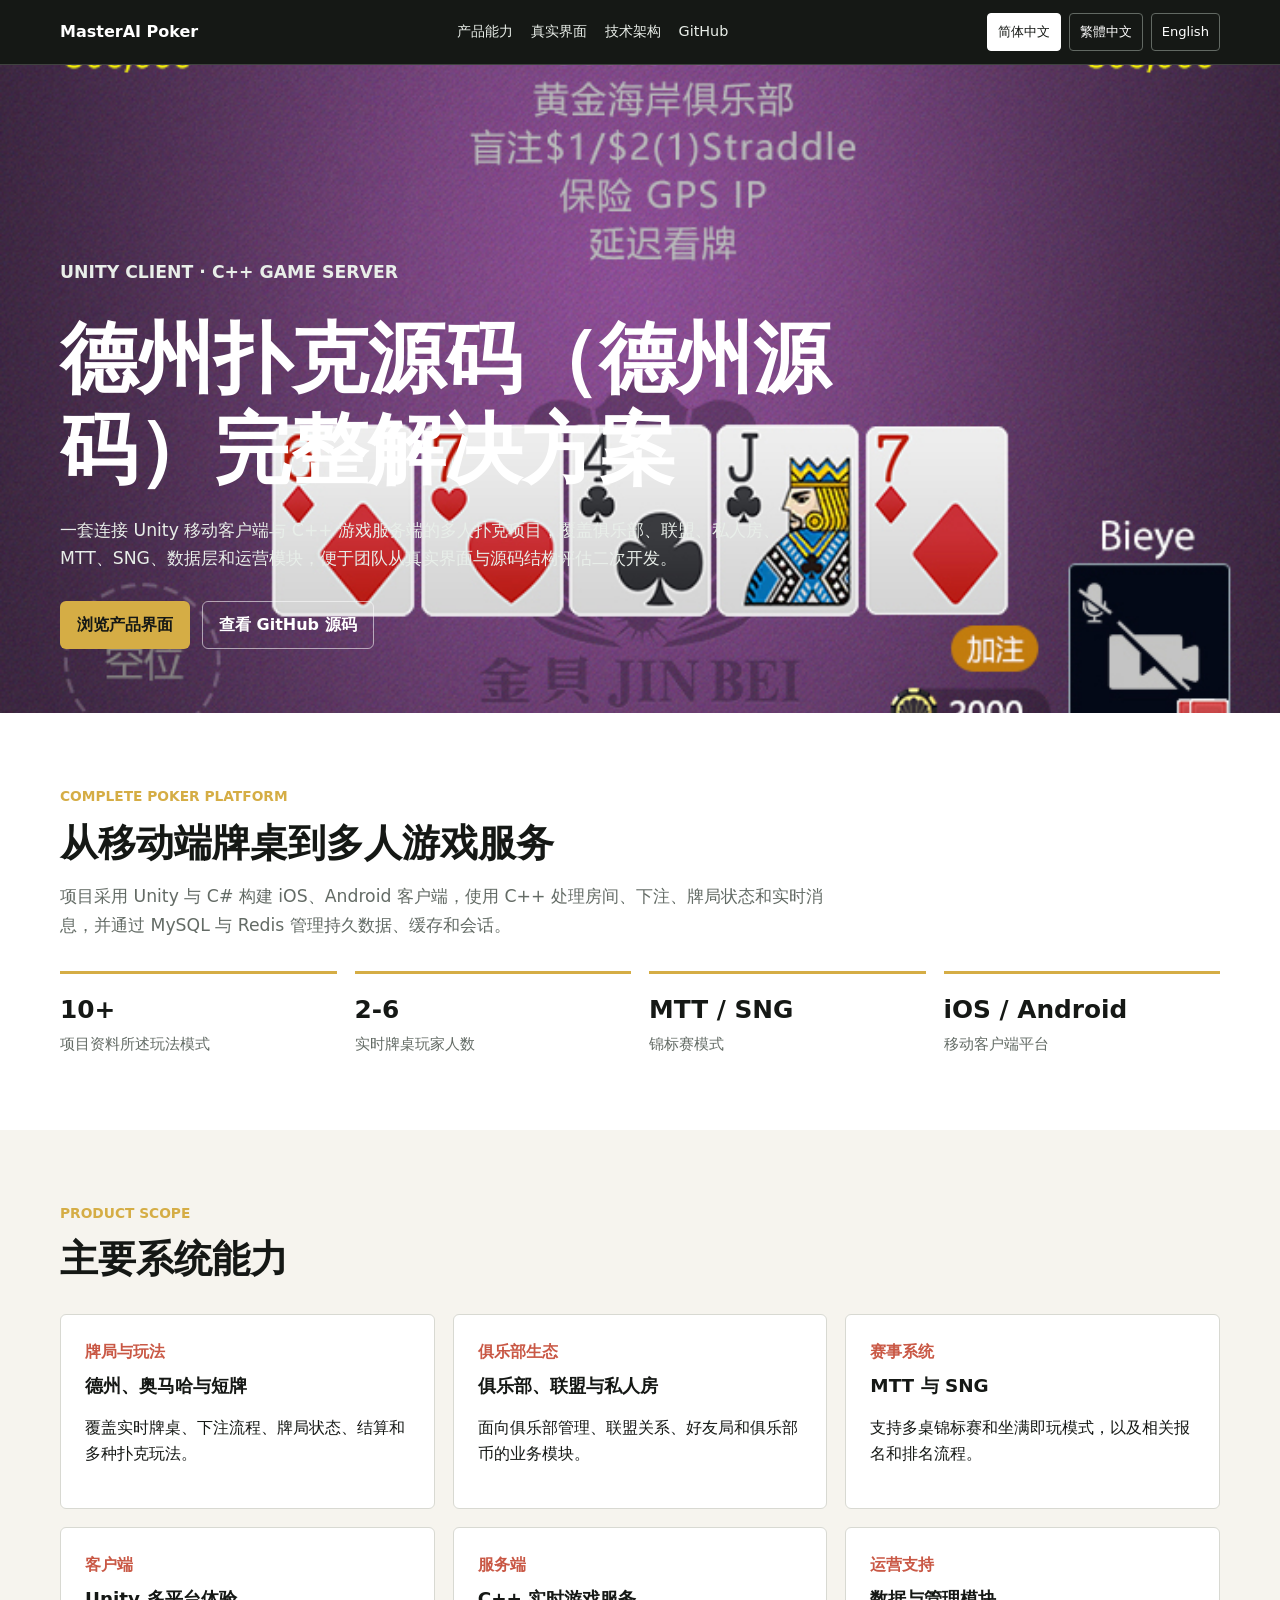
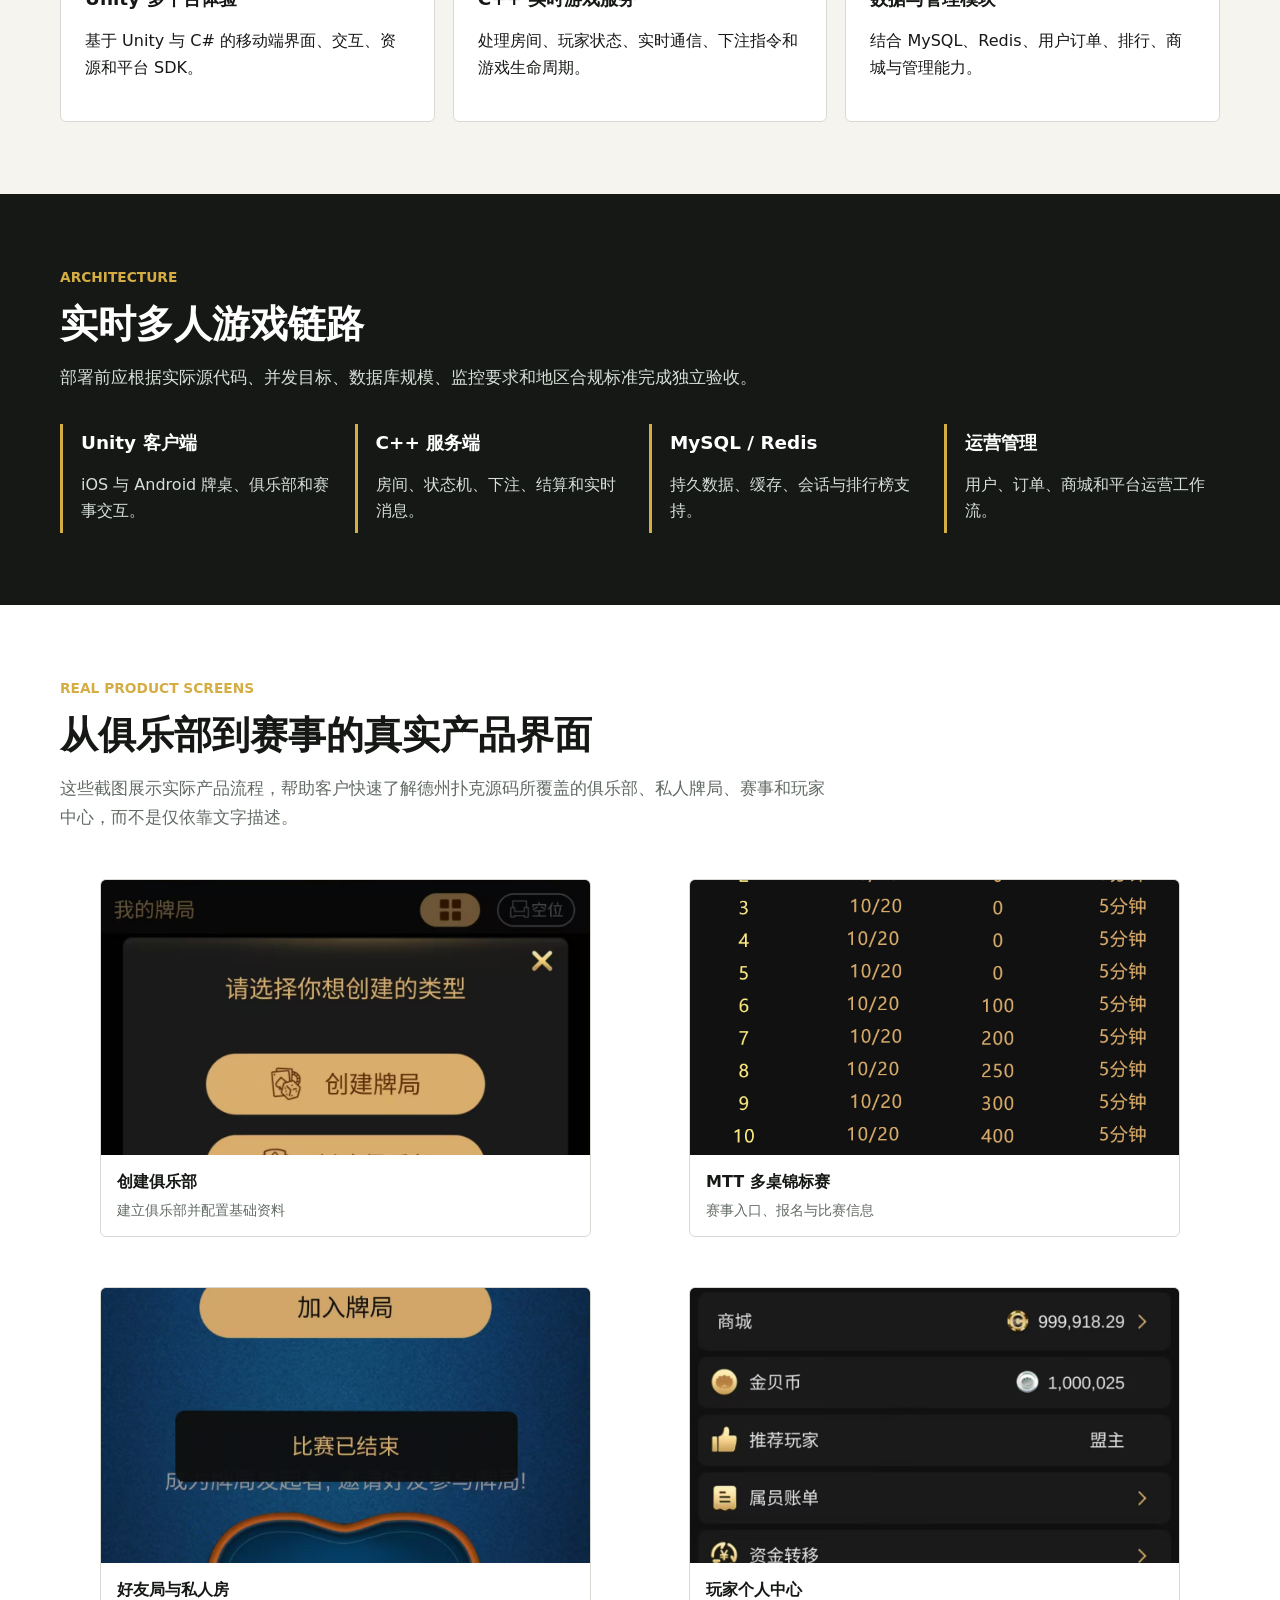
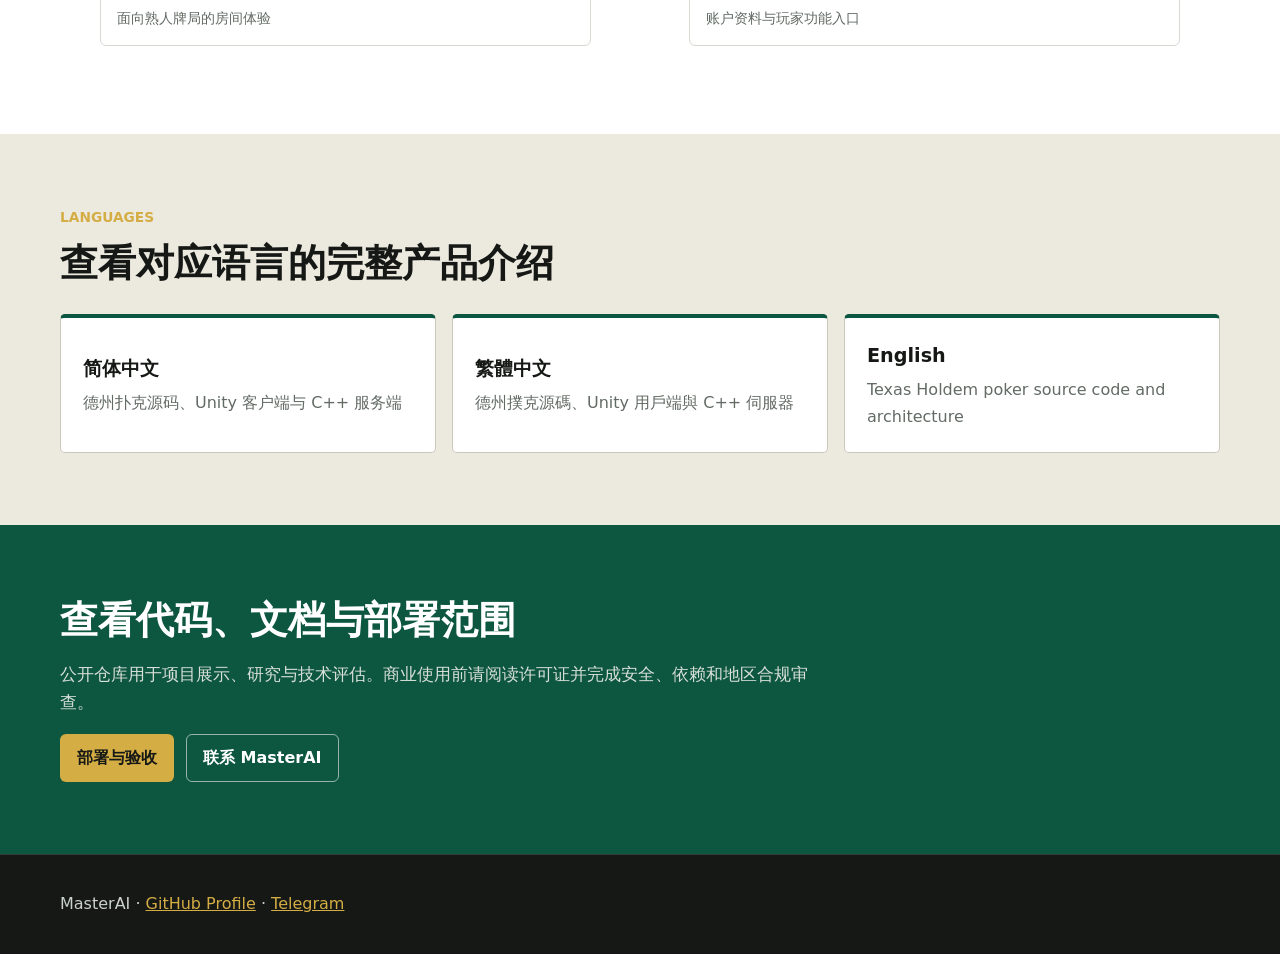
<file: docs/index.html>
<!doctype html>
<html lang="zh-CN">
<head>
  <meta name="google-site-verification" content="rrp5Uvgzi-1-rMxUBfhV3wjlNrFqzwnqiA4e3qsOLEM" />
  <meta charset="utf-8">
  <meta name="viewport" content="width=device-width, initial-scale=1">
  <title>德州扑克源码（德州源码）完整解决方案 | Unity 与 C++</title>
  <meta name="description" content="德州扑克源码（德州源码）完整解决方案，包含 Unity 客户端、C++ 游戏服务端、俱乐部、私人房、MTT、SNG、MySQL、Redis 与多人实时对战模块。">
  <meta name="robots" content="index,follow,max-image-preview:large">
  <link rel="canonical" href="https://masterai-top.github.io/TexasHoldem-Poker-Complete-Solution/">
  <link rel="alternate" hreflang="zh-CN" href="https://masterai-top.github.io/TexasHoldem-Poker-Complete-Solution/zh-cn/">
  <link rel="alternate" hreflang="zh-TW" href="https://masterai-top.github.io/TexasHoldem-Poker-Complete-Solution/zh-tw/">
  <link rel="alternate" hreflang="en" href="https://masterai-top.github.io/TexasHoldem-Poker-Complete-Solution/en/">
  <link rel="alternate" hreflang="x-default" href="https://masterai-top.github.io/TexasHoldem-Poker-Complete-Solution/">
  <meta property="og:title" content="德州扑克源码（德州源码）完整解决方案">
  <meta property="og:description" content="Unity 客户端、C++ 服务端、德州扑克俱乐部、私人房、MTT 与 SNG 赛事模块。">
  <meta property="og:type" content="website">
  <meta property="og:url" content="https://masterai-top.github.io/TexasHoldem-Poker-Complete-Solution/">
  <meta property="og:image" content="https://masterai-top.github.io/TexasHoldem-Poker-Complete-Solution/Screenshots/打牌房间.jpg">
  <meta name="twitter:card" content="summary_large_image">
  <link rel="stylesheet" href="assets/styles.css">
  <script type="application/ld+json">
  {
    "@context": "https://schema.org",
    "@type": "SoftwareSourceCode",
    "name": "德州扑克源码完整解决方案",
    "alternateName": ["德州源码", "Texas Holdem Poker Source Code"],
    "url": "https://masterai-top.github.io/TexasHoldem-Poker-Complete-Solution/",
    "codeRepository": "https://github.com/masterai-top/TexasHoldem-Poker-Complete-Solution",
    "programmingLanguage": ["C++", "C#"],
    "runtimePlatform": ["Unity", "iOS", "Android"],
    "description": "A Texas Hold'em poker solution with a Unity client, C++ game server, poker clubs, private rooms, MTT and SNG tournaments.",
    "author": {"@type": "Organization", "name": "MasterAI", "url": "https://github.com/masterai-top"}
  }
  </script>
</head>
<body>
  <header class="site-header">
    <nav class="nav" aria-label="主导航">
      <a class="brand" href="index.html">MasterAI Poker</a>
      <div class="nav-links">
        <a href="#features">产品能力</a>
        <a href="#screens">真实界面</a>
        <a href="architecture.html">技术架构</a>
        <a href="https://github.com/masterai-top/TexasHoldem-Poker-Complete-Solution">GitHub</a>
      </div>
      <div class="language-switch" aria-label="语言选择"><a class="active" href="zh-cn/index.html" lang="zh-CN">简体中文</a><a href="zh-tw/index.html" lang="zh-TW">繁體中文</a><a href="en/index.html" lang="en">English</a></div>
    </nav>
  </header>

  <main>
    <section class="hero">
      <img class="hero-media" src="Screenshots/打牌房间.jpg" alt="德州扑克多人实时牌桌产品截图">
      <div class="hero-inner">
        <p class="eyebrow">Unity Client · C++ Game Server</p>
        <h1>德州扑克源码（德州源码）完整解决方案</h1>
        <p>一套连接 Unity 移动客户端与 C++ 游戏服务端的多人扑克项目，覆盖俱乐部、联盟、私人房、MTT、SNG、数据层和运营模块，便于团队从真实界面与源码结构评估二次开发。</p>
        <div class="actions">
          <a class="button" href="#screens">浏览产品界面</a>
          <a class="button secondary" href="https://github.com/masterai-top/TexasHoldem-Poker-Complete-Solution">查看 GitHub 源码</a>
        </div>
      </div>
    </section>

    <section class="band white">
      <div class="container">
        <p class="eyebrow">Complete Poker Platform</p>
        <h2>从移动端牌桌到多人游戏服务</h2>
        <p class="lead">项目采用 Unity 与 C# 构建 iOS、Android 客户端，使用 C++ 处理房间、下注、牌局状态和实时消息，并通过 MySQL 与 Redis 管理持久数据、缓存和会话。</p>
        <div class="metrics">
          <div class="metric"><strong>10+</strong><span>项目资料所述玩法模式</span></div>
          <div class="metric"><strong>2-6</strong><span>实时牌桌玩家人数</span></div>
          <div class="metric"><strong>MTT / SNG</strong><span>锦标赛模式</span></div>
          <div class="metric"><strong>iOS / Android</strong><span>移动客户端平台</span></div>
        </div>
      </div>
    </section>

    <section class="band" id="features">
      <div class="container">
        <p class="eyebrow">Product Scope</p>
        <h2>主要系统能力</h2>
        <div class="feature-grid">
          <article class="feature"><strong>牌局与玩法</strong><h3>德州、奥马哈与短牌</h3><p>覆盖实时牌桌、下注流程、牌局状态、结算和多种扑克玩法。</p></article>
          <article class="feature"><strong>俱乐部生态</strong><h3>俱乐部、联盟与私人房</h3><p>面向俱乐部管理、联盟关系、好友局和俱乐部币的业务模块。</p></article>
          <article class="feature"><strong>赛事系统</strong><h3>MTT 与 SNG</h3><p>支持多桌锦标赛和坐满即玩模式，以及相关报名和排名流程。</p></article>
          <article class="feature"><strong>客户端</strong><h3>Unity 多平台体验</h3><p>基于 Unity 与 C# 的移动端界面、交互、资源和平台 SDK。</p></article>
          <article class="feature"><strong>服务端</strong><h3>C++ 实时游戏服务</h3><p>处理房间、玩家状态、实时通信、下注指令和游戏生命周期。</p></article>
          <article class="feature"><strong>运营支持</strong><h3>数据与管理模块</h3><p>结合 MySQL、Redis、用户订单、排行、商城与管理能力。</p></article>
        </div>
      </div>
    </section>

    <section class="band dark">
      <div class="container">
        <p class="eyebrow">Architecture</p>
        <h2>实时多人游戏链路</h2>
        <p class="lead">部署前应根据实际源代码、并发目标、数据库规模、监控要求和地区合规标准完成独立验收。</p>
        <div class="architecture-grid">
          <div class="architecture-step"><h3>Unity 客户端</h3><p>iOS 与 Android 牌桌、俱乐部和赛事交互。</p></div>
          <div class="architecture-step"><h3>C++ 服务端</h3><p>房间、状态机、下注、结算和实时消息。</p></div>
          <div class="architecture-step"><h3>MySQL / Redis</h3><p>持久数据、缓存、会话与排行榜支持。</p></div>
          <div class="architecture-step"><h3>运营管理</h3><p>用户、订单、商城和平台运营工作流。</p></div>
        </div>
      </div>
    </section>

    <section class="band white" id="screens">
      <div class="container">
        <p class="eyebrow">Real Product Screens</p>
        <h2>从俱乐部到赛事的真实产品界面</h2>
        <p class="lead">这些截图展示实际产品流程，帮助客户快速了解德州扑克源码所覆盖的俱乐部、私人牌局、赛事和玩家中心，而不是仅依靠文字描述。</p>
        <div class="gallery">
          <figure class="shot"><img loading="lazy" src="Screenshots/创建俱乐部.jpg" alt="德州扑克俱乐部源码创建俱乐部界面"><figcaption><strong>创建俱乐部</strong><span>建立俱乐部并配置基础资料</span></figcaption></figure>
          <figure class="shot"><img loading="lazy" src="Screenshots/MTT赛事.jpg" alt="德州扑克源码 MTT 多桌锦标赛界面"><figcaption><strong>MTT 多桌锦标赛</strong><span>赛事入口、报名与比赛信息</span></figcaption></figure>
          <figure class="shot"><img loading="lazy" src="Screenshots/好友局.jpg" alt="德州扑克好友局和私人房源码界面"><figcaption><strong>好友局与私人房</strong><span>面向熟人牌局的房间体验</span></figcaption></figure>
          <figure class="shot"><img loading="lazy" src="Screenshots/个人中心.jpg" alt="德州扑克游戏源码玩家个人中心"><figcaption><strong>玩家个人中心</strong><span>账户资料与玩家功能入口</span></figcaption></figure>
        </div>
      </div>
    </section>

    <section class="band language-band">
      <div class="container"><p class="eyebrow">Languages</p><h2>查看对应语言的完整产品介绍</h2><div class="language-grid"><a href="zh-cn/index.html"><strong>简体中文</strong><span>德州扑克源码、Unity 客户端与 C++ 服务端</span></a><a href="zh-tw/index.html"><strong>繁體中文</strong><span>德州撲克源碼、Unity 用戶端與 C++ 伺服器</span></a><a href="en/index.html"><strong>English</strong><span>Texas Holdem poker source code and architecture</span></a></div></div>
    </section>

    <section class="band felt">
      <div class="container">
        <h2>查看代码、文档与部署范围</h2>
        <p class="lead">公开仓库用于项目展示、研究与技术评估。商业使用前请阅读许可证并完成安全、依赖和地区合规审查。</p>
        <div class="actions">
          <a class="button" href="deployment.html">部署与验收</a>
          <a class="button secondary" href="mailto:masterai918@gmail.com">联系 MasterAI</a>
        </div>
      </div>
    </section>
  </main>

  <footer class="site-footer">
    <div class="container">MasterAI · <a href="https://github.com/masterai-top">GitHub Profile</a> · <a href="https://t.me/xuzongbin001">Telegram</a></div>
  </footer>
</body>
</html>
</file>
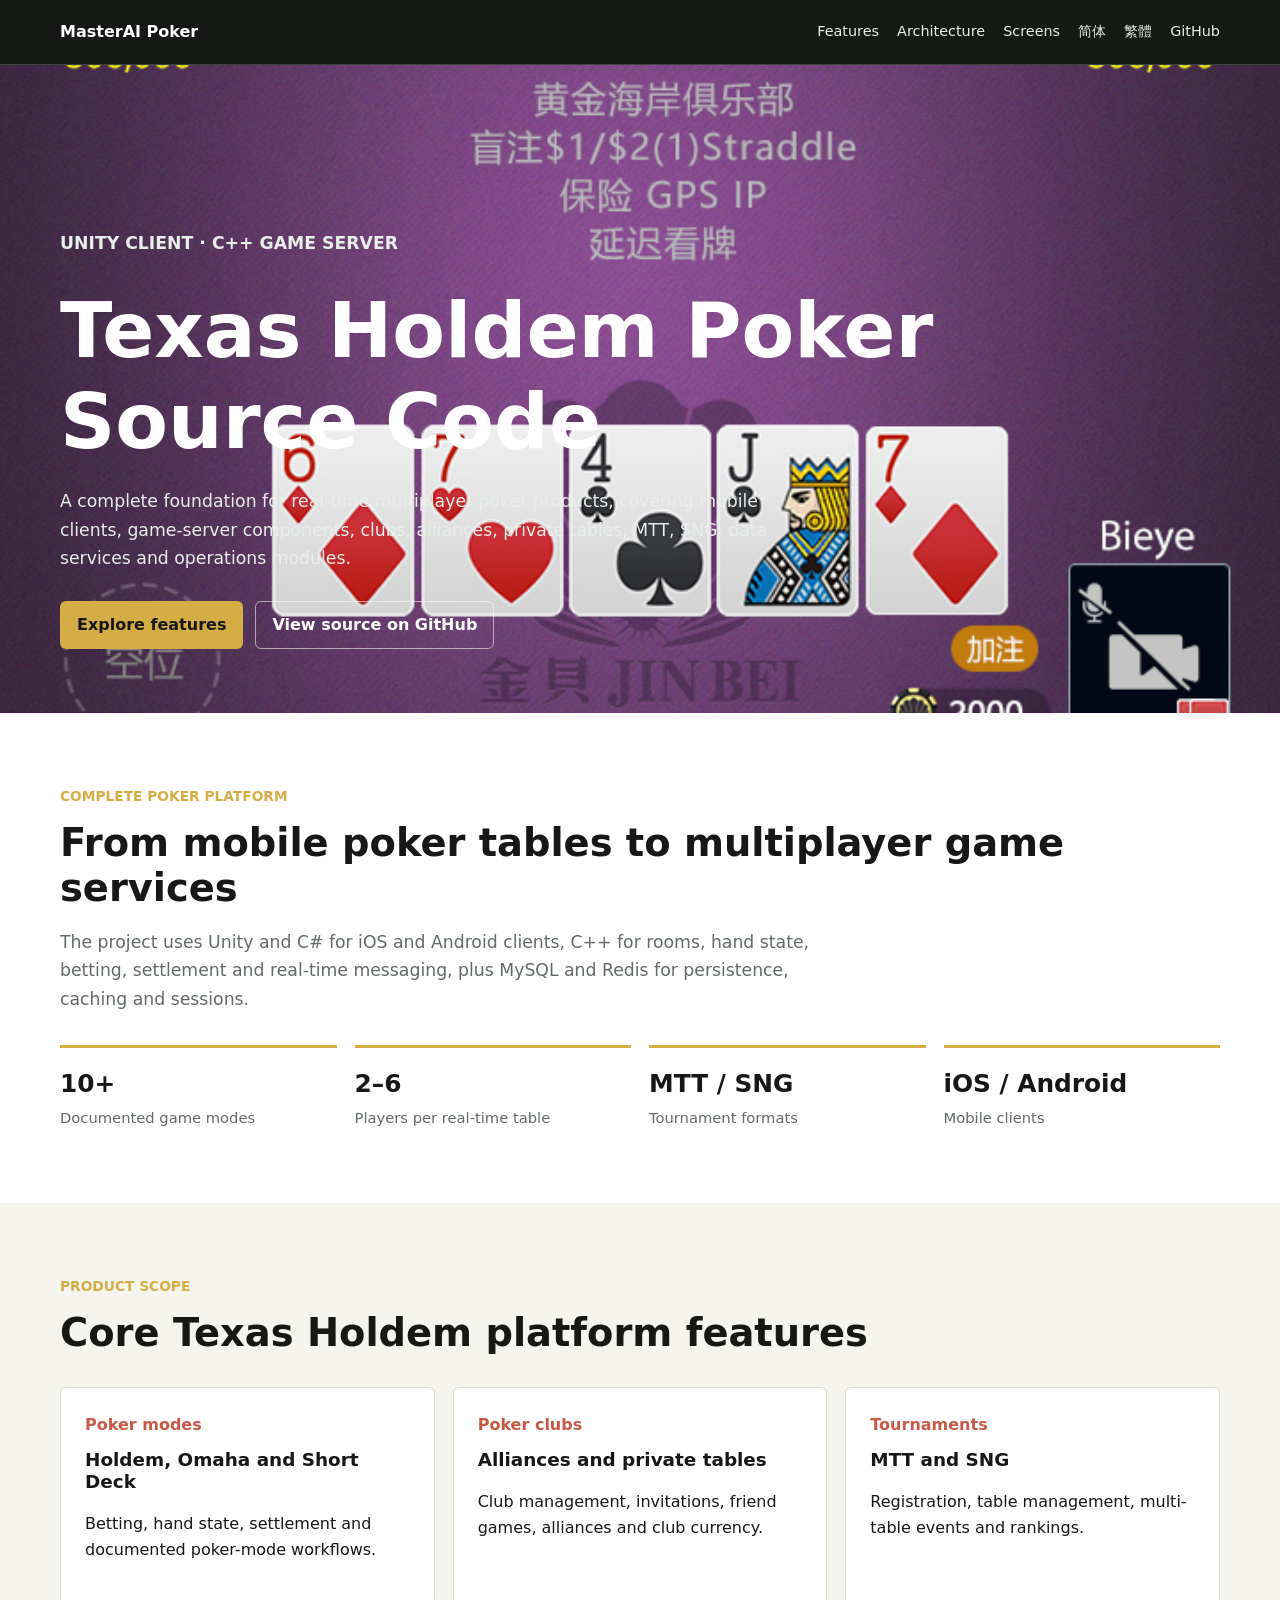
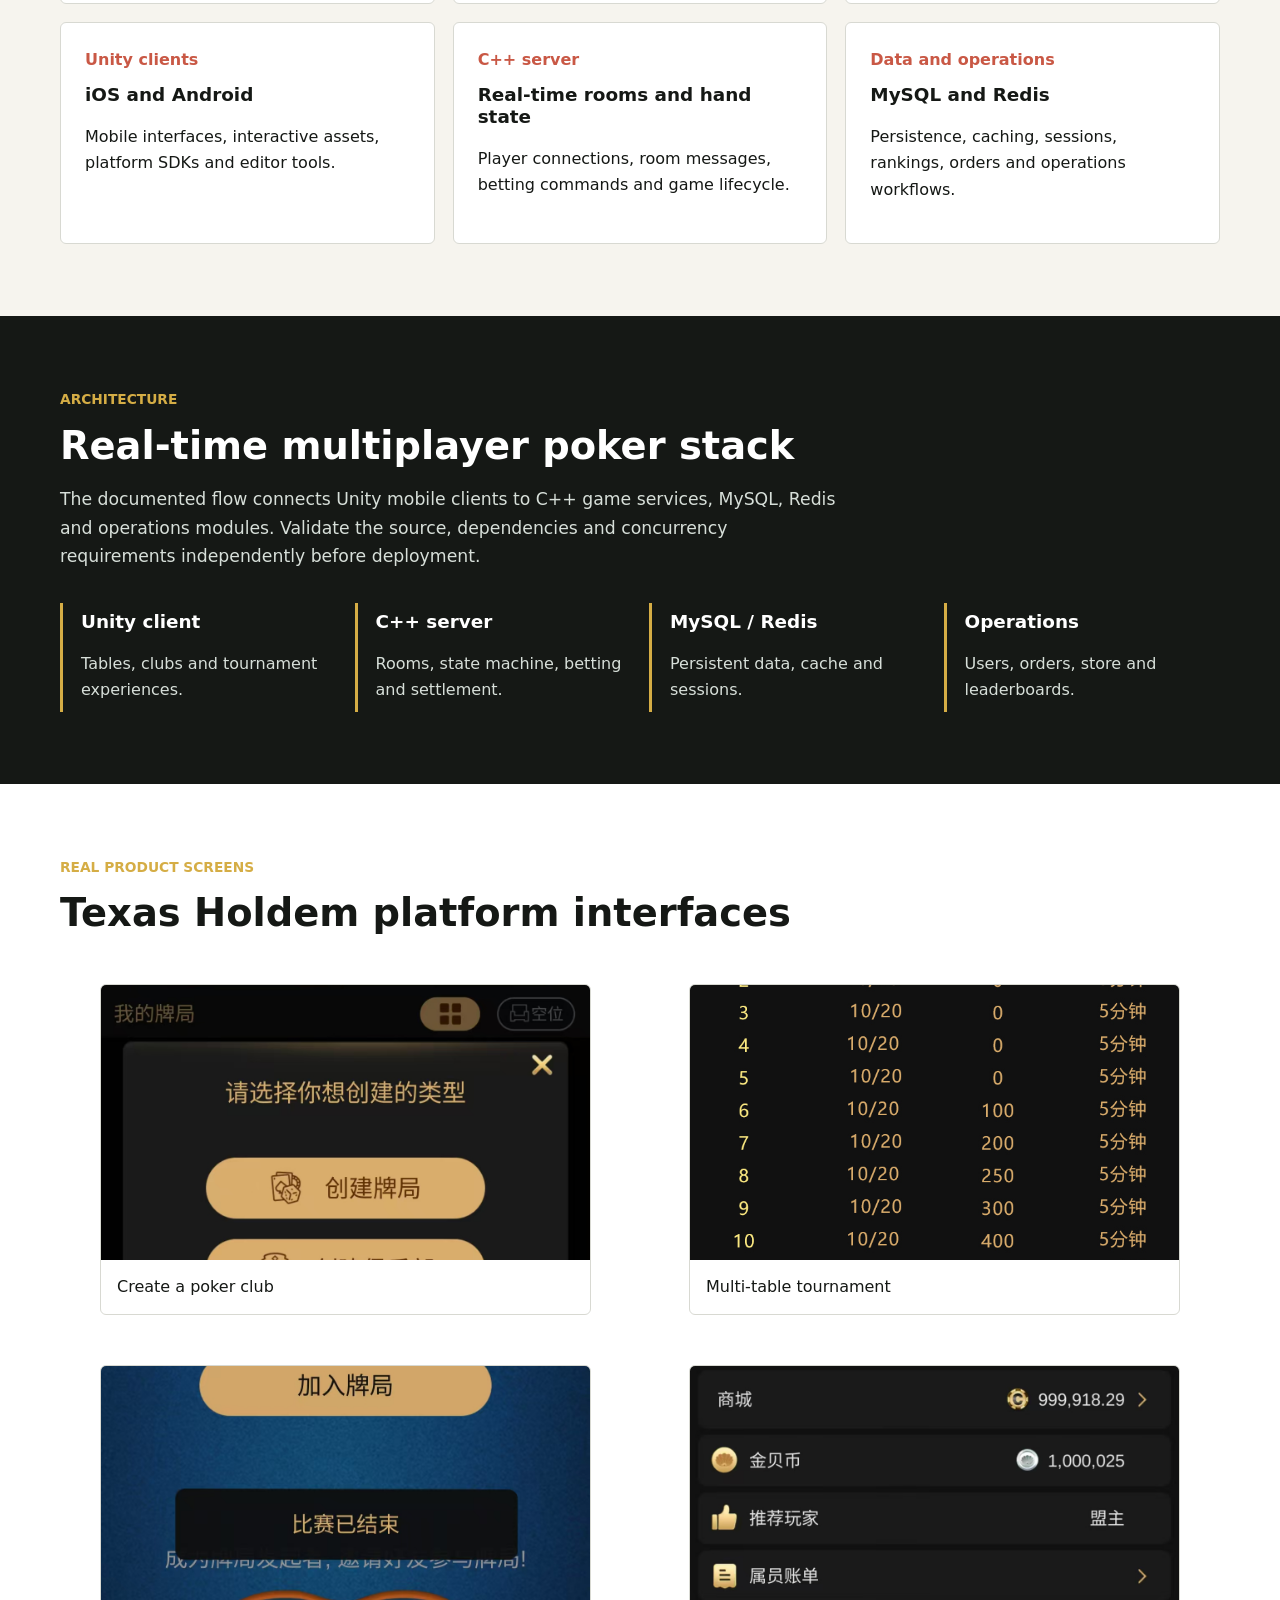
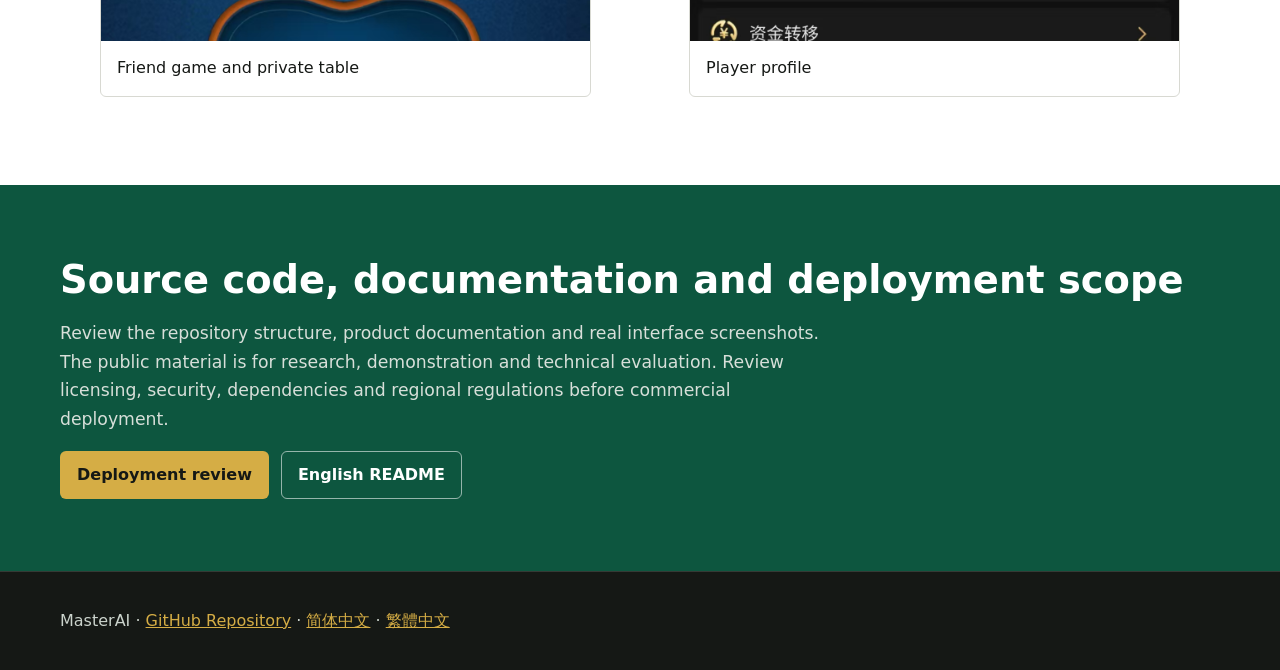
<file: docs/en/index.html>
<!doctype html><html lang="en"><head><meta charset="utf-8"><meta name="viewport" content="width=device-width, initial-scale=1"><title>Texas Holdem Poker Source Code | Unity Client and C++ Server</title><meta name="description" content="Texas Holdem poker source code with Unity clients, a C++ multiplayer game server, poker clubs, private tables, MTT, SNG, MySQL and Redis."><link rel="canonical" href="https://masterai-top.github.io/TexasHoldem-Poker-Complete-Solution/en/"><link rel="alternate" hreflang="zh-Hans" href="https://masterai-top.github.io/TexasHoldem-Poker-Complete-Solution/zh-cn/"><link rel="alternate" hreflang="zh-Hant" href="https://masterai-top.github.io/TexasHoldem-Poker-Complete-Solution/zh-tw/"><link rel="alternate" hreflang="en" href="https://masterai-top.github.io/TexasHoldem-Poker-Complete-Solution/en/"><link rel="alternate" hreflang="x-default" href="https://masterai-top.github.io/TexasHoldem-Poker-Complete-Solution/zh-cn/"><meta property="og:title" content="Texas Holdem Poker Source Code"><meta property="og:description" content="Unity clients, C++ game server, poker clubs, private tables, MTT and SNG tournament modules."><meta property="og:type" content="website"><meta property="og:locale" content="en_US"><meta property="og:url" content="https://masterai-top.github.io/TexasHoldem-Poker-Complete-Solution/en/"><meta property="og:image" content="https://raw.githubusercontent.com/masterai-top/TexasHoldem-Poker-Complete-Solution/main/Screenshots/%E6%89%93%E7%89%8C%E6%88%BF%E9%97%B4.jpg"><meta name="twitter:card" content="summary_large_image"><link rel="stylesheet" href="../assets/styles.css"><script type="application/ld+json">{"@context":"https://schema.org","@type":"SoftwareSourceCode","name":"Texas Holdem Poker Source Code","alternateName":["Texas Holdem Complete Solution","德州扑克源码"],"description":"A Texas Holdem source-code project with Unity clients and a C++ multiplayer game server.","codeRepository":"https://github.com/masterai-top/TexasHoldem-Poker-Complete-Solution","programmingLanguage":["C++","C#","Java","Objective-C"],"runtimePlatform":["Unity","iOS","Android"],"inLanguage":"en","author":{"@type":"Organization","name":"MasterAI","url":"https://github.com/masterai-top"}}</script></head><body>
<header class="site-header"><nav class="nav" aria-label="Main navigation"><a class="brand" href="../index.html">MasterAI Poker</a><div class="nav-links"><a href="#features">Features</a><a href="#architecture">Architecture</a><a href="#screens">Screens</a><a href="../zh-cn/index.html">简体</a><a href="../zh-tw/index.html">繁體</a><a href="https://github.com/masterai-top/TexasHoldem-Poker-Complete-Solution">GitHub</a></div></nav></header><main><section class="hero"><img class="hero-media" src="../Screenshots/打牌房间.jpg" alt="Texas Holdem poker source code multiplayer table interface"><div class="hero-inner"><p class="eyebrow">Unity Client · C++ Game Server</p><h1>Texas Holdem Poker Source Code</h1><p>A complete foundation for real-time multiplayer poker products, covering mobile clients, game-server components, clubs, alliances, private tables, MTT, SNG, data services and operations modules.</p><div class="actions"><a class="button" href="#features">Explore features</a><a class="button secondary" href="https://github.com/masterai-top/TexasHoldem-Poker-Complete-Solution">View source on GitHub</a></div></div></section>
<section class="band white"><div class="container"><p class="eyebrow">Complete Poker Platform</p><h2>From mobile poker tables to multiplayer game services</h2><p class="lead">The project uses Unity and C# for iOS and Android clients, C++ for rooms, hand state, betting, settlement and real-time messaging, plus MySQL and Redis for persistence, caching and sessions.</p><div class="metrics"><div class="metric"><strong>10+</strong><span>Documented game modes</span></div><div class="metric"><strong>2–6</strong><span>Players per real-time table</span></div><div class="metric"><strong>MTT / SNG</strong><span>Tournament formats</span></div><div class="metric"><strong>iOS / Android</strong><span>Mobile clients</span></div></div></div></section>
<section class="band" id="features"><div class="container"><p class="eyebrow">Product Scope</p><h2>Core Texas Holdem platform features</h2><div class="feature-grid"><article class="feature"><strong>Poker modes</strong><h3>Holdem, Omaha and Short Deck</h3><p>Betting, hand state, settlement and documented poker-mode workflows.</p></article><article class="feature"><strong>Poker clubs</strong><h3>Alliances and private tables</h3><p>Club management, invitations, friend games, alliances and club currency.</p></article><article class="feature"><strong>Tournaments</strong><h3>MTT and SNG</h3><p>Registration, table management, multi-table events and rankings.</p></article><article class="feature"><strong>Unity clients</strong><h3>iOS and Android</h3><p>Mobile interfaces, interactive assets, platform SDKs and editor tools.</p></article><article class="feature"><strong>C++ server</strong><h3>Real-time rooms and hand state</h3><p>Player connections, room messages, betting commands and game lifecycle.</p></article><article class="feature"><strong>Data and operations</strong><h3>MySQL and Redis</h3><p>Persistence, caching, sessions, rankings, orders and operations workflows.</p></article></div></div></section>
<section class="band dark" id="architecture"><div class="container"><p class="eyebrow">Architecture</p><h2>Real-time multiplayer poker stack</h2><p class="lead">The documented flow connects Unity mobile clients to C++ game services, MySQL, Redis and operations modules. Validate the source, dependencies and concurrency requirements independently before deployment.</p><div class="architecture-grid"><div class="architecture-step"><h3>Unity client</h3><p>Tables, clubs and tournament experiences.</p></div><div class="architecture-step"><h3>C++ server</h3><p>Rooms, state machine, betting and settlement.</p></div><div class="architecture-step"><h3>MySQL / Redis</h3><p>Persistent data, cache and sessions.</p></div><div class="architecture-step"><h3>Operations</h3><p>Users, orders, store and leaderboards.</p></div></div></div></section>
<section class="band white" id="screens"><div class="container"><p class="eyebrow">Real Product Screens</p><h2>Texas Holdem platform interfaces</h2><div class="gallery"><figure class="shot"><img loading="lazy" src="../Screenshots/创建俱乐部.jpg" alt="Create a club interface in the Texas Holdem poker platform"><figcaption>Create a poker club</figcaption></figure><figure class="shot"><img loading="lazy" src="../Screenshots/MTT赛事.jpg" alt="Texas Holdem MTT tournament source-code interface"><figcaption>Multi-table tournament</figcaption></figure><figure class="shot"><img loading="lazy" src="../Screenshots/好友局.jpg" alt="Texas Holdem friend game and private table interface"><figcaption>Friend game and private table</figcaption></figure><figure class="shot"><img loading="lazy" src="../Screenshots/个人中心.jpg" alt="Texas Holdem poker player profile interface"><figcaption>Player profile</figcaption></figure></div></div></section>
<section class="band felt"><div class="container"><h2>Source code, documentation and deployment scope</h2><p class="lead">Review the repository structure, product documentation and real interface screenshots. The public material is for research, demonstration and technical evaluation. Review licensing, security, dependencies and regional regulations before commercial deployment.</p><div class="actions"><a class="button" href="../deployment.html">Deployment review</a><a class="button secondary" href="https://github.com/masterai-top/TexasHoldem-Poker-Complete-Solution/blob/main/README.en.md">English README</a></div></div></section></main><footer class="site-footer"><div class="container">MasterAI · <a href="https://github.com/masterai-top/TexasHoldem-Poker-Complete-Solution">GitHub Repository</a> · <a href="../zh-cn/index.html">简体中文</a> · <a href="../zh-tw/index.html">繁體中文</a></div></footer></body></html>
</file>
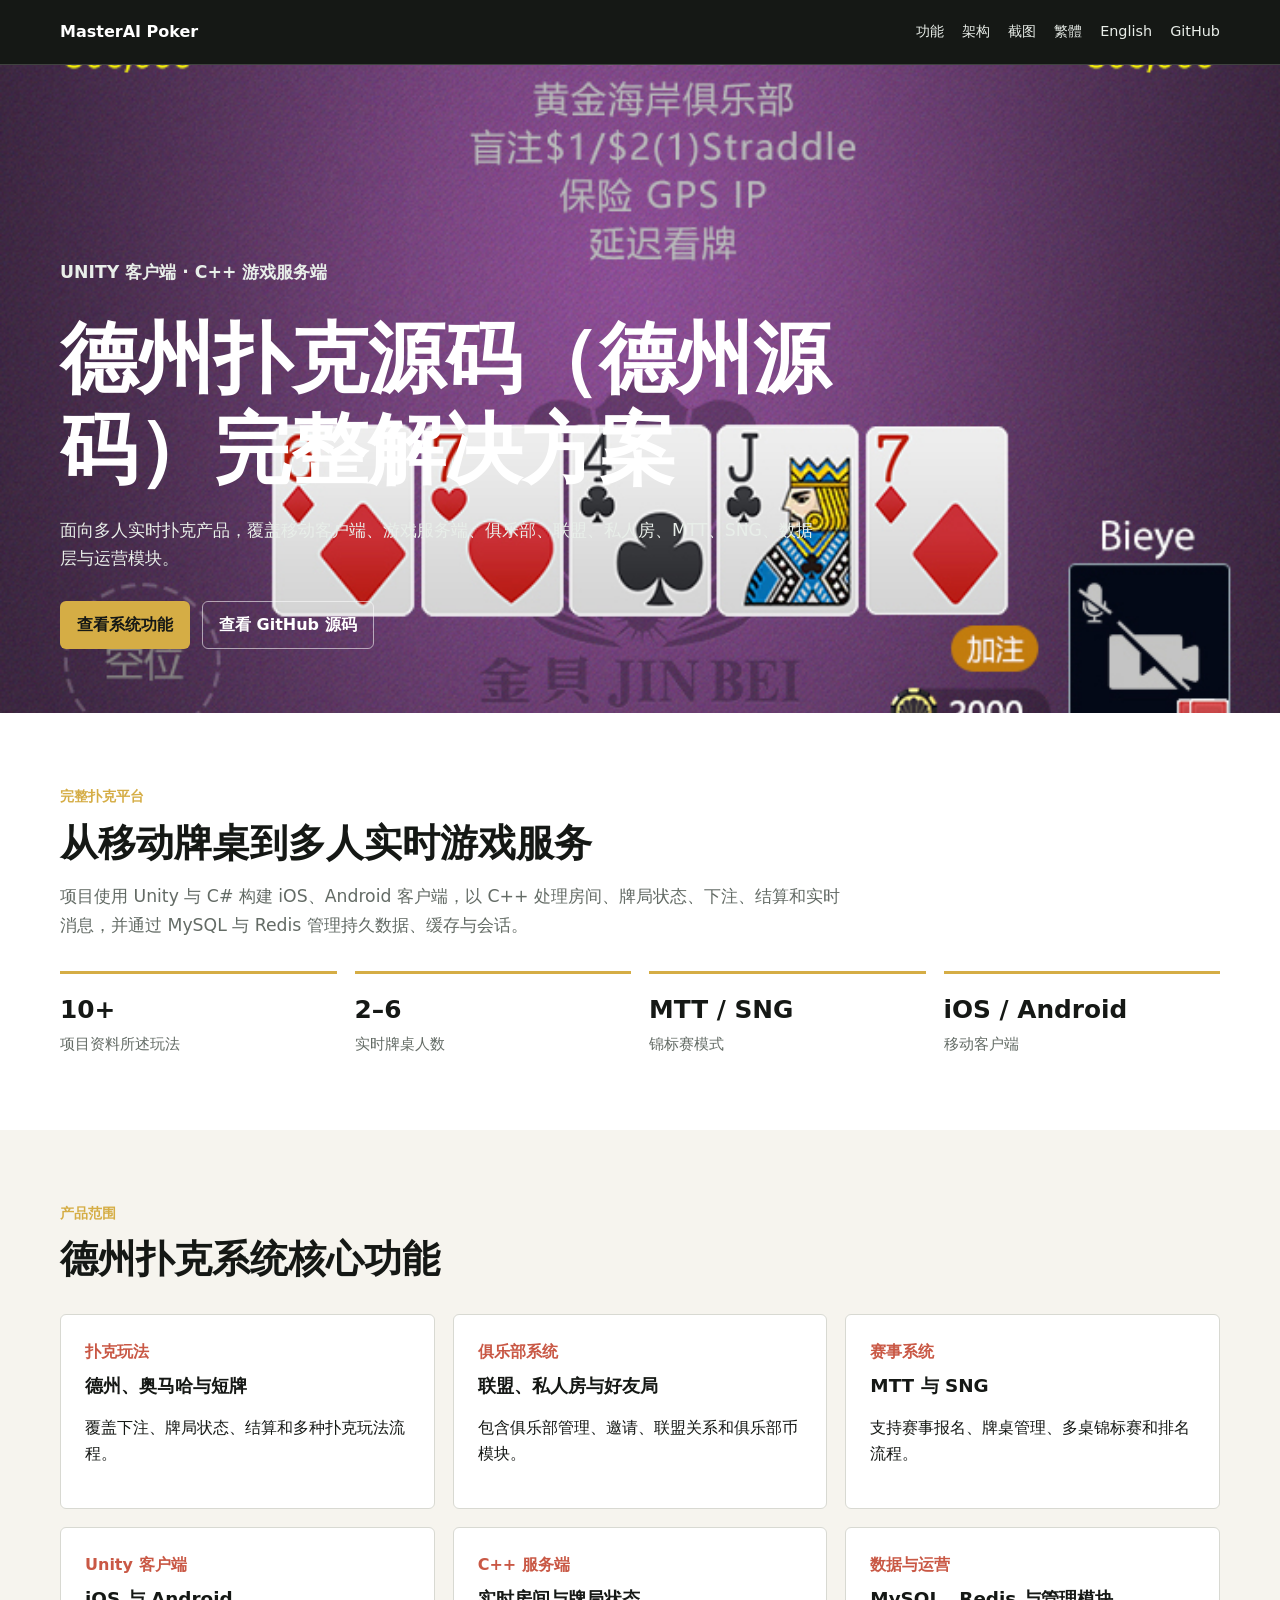
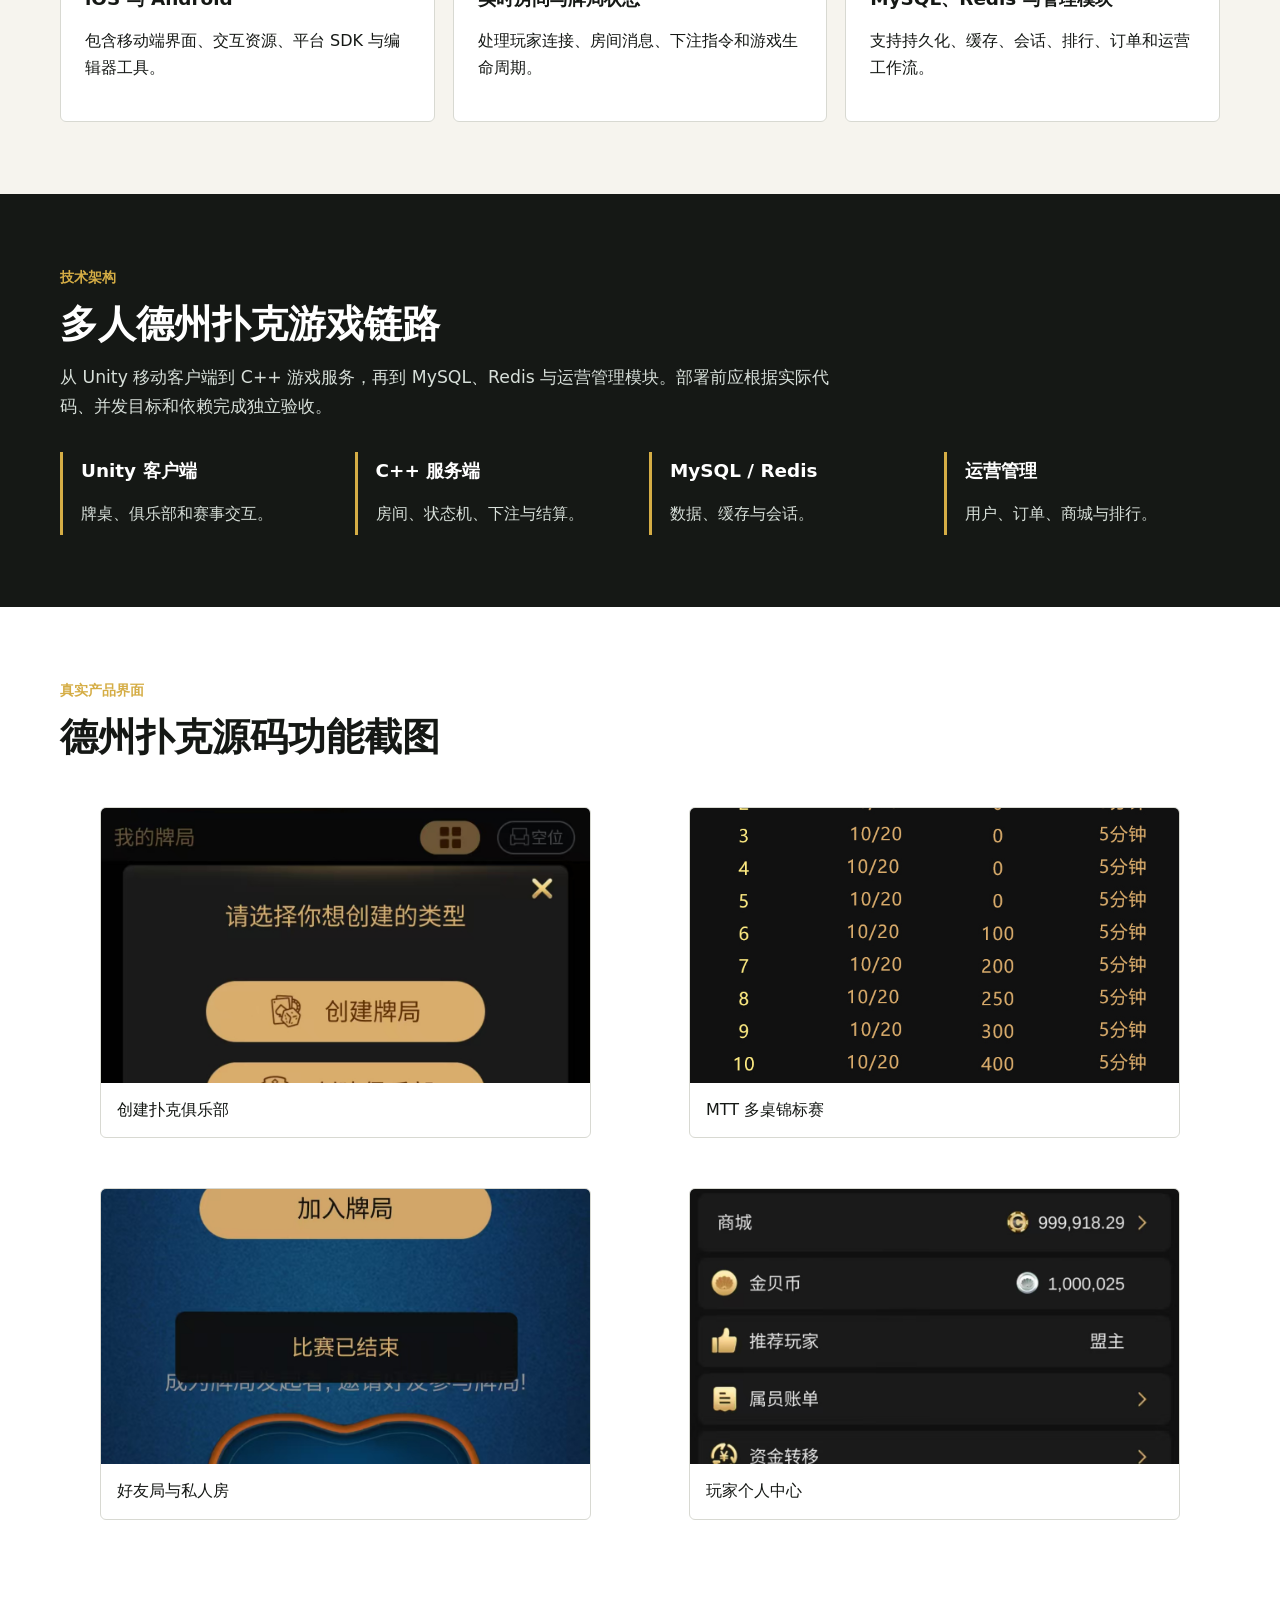
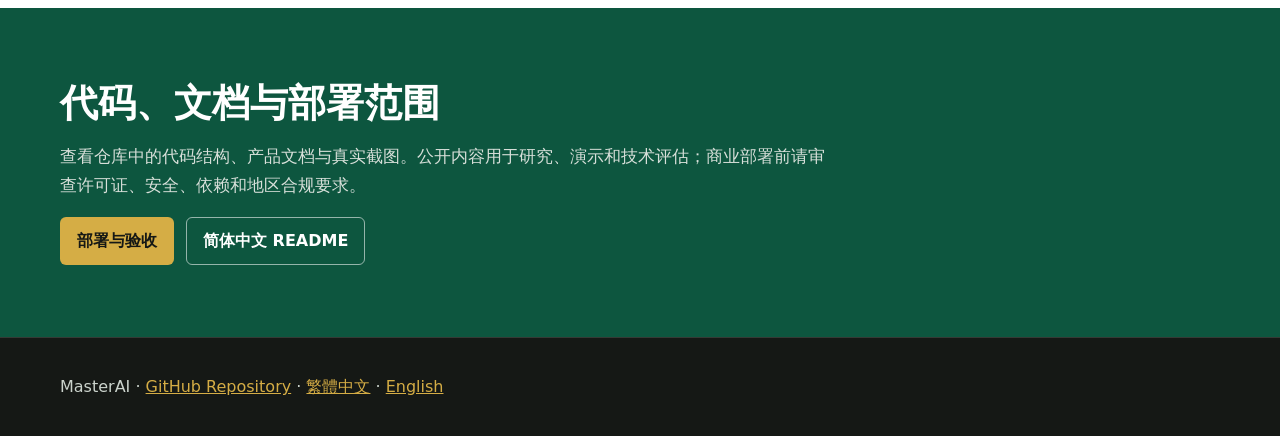
<file: docs/zh-cn/index.html>
<!doctype html><html lang="zh-CN"><head>
<meta charset="utf-8"><meta name="viewport" content="width=device-width, initial-scale=1">
<title>德州扑克源码（德州源码）完整解决方案 | Unity 与 C++</title>
<meta name="description" content="德州扑克源码（德州源码）完整解决方案，包含 Unity 客户端、C++ 多人游戏服务端、扑克俱乐部、私人房、MTT、SNG、MySQL 与 Redis。">
<link rel="canonical" href="https://masterai-top.github.io/TexasHoldem-Poker-Complete-Solution/zh-cn/">
<link rel="alternate" hreflang="zh-Hans" href="https://masterai-top.github.io/TexasHoldem-Poker-Complete-Solution/zh-cn/"><link rel="alternate" hreflang="zh-Hant" href="https://masterai-top.github.io/TexasHoldem-Poker-Complete-Solution/zh-tw/"><link rel="alternate" hreflang="en" href="https://masterai-top.github.io/TexasHoldem-Poker-Complete-Solution/en/"><link rel="alternate" hreflang="x-default" href="https://masterai-top.github.io/TexasHoldem-Poker-Complete-Solution/zh-cn/">
<meta property="og:title" content="德州扑克源码（德州源码）完整解决方案"><meta property="og:description" content="Unity 客户端、C++ 游戏服务端、扑克俱乐部、私人房及 MTT/SNG 赛事模块。"><meta property="og:type" content="website"><meta property="og:locale" content="zh_CN"><meta property="og:url" content="https://masterai-top.github.io/TexasHoldem-Poker-Complete-Solution/zh-cn/"><meta property="og:image" content="https://raw.githubusercontent.com/masterai-top/TexasHoldem-Poker-Complete-Solution/main/Screenshots/%E6%89%93%E7%89%8C%E6%88%BF%E9%97%B4.jpg"><meta name="twitter:card" content="summary_large_image"><link rel="stylesheet" href="../assets/styles.css">
<script type="application/ld+json">{"@context":"https://schema.org","@type":"SoftwareSourceCode","name":"德州扑克源码完整解决方案","alternateName":["德州源码","Texas Holdem Poker Source Code"],"description":"包含 Unity 客户端与 C++ 多人游戏服务端的德州扑克源码项目。","codeRepository":"https://github.com/masterai-top/TexasHoldem-Poker-Complete-Solution","programmingLanguage":["C++","C#","Java","Objective-C"],"runtimePlatform":["Unity","iOS","Android"],"inLanguage":"zh-CN","author":{"@type":"Organization","name":"MasterAI","url":"https://github.com/masterai-top"}}</script></head><body>
<header class="site-header"><nav class="nav" aria-label="主导航"><a class="brand" href="../index.html">MasterAI Poker</a><div class="nav-links"><a href="#features">功能</a><a href="#architecture">架构</a><a href="#screens">截图</a><a href="../zh-tw/index.html">繁體</a><a href="../en/index.html">English</a><a href="https://github.com/masterai-top/TexasHoldem-Poker-Complete-Solution">GitHub</a></div></nav></header><main>
<section class="hero"><img class="hero-media" src="../Screenshots/打牌房间.jpg" alt="德州扑克源码多人实时牌桌界面"><div class="hero-inner"><p class="eyebrow">Unity 客户端 · C++ 游戏服务端</p><h1>德州扑克源码（德州源码）完整解决方案</h1><p>面向多人实时扑克产品，覆盖移动客户端、游戏服务端、俱乐部、联盟、私人房、MTT、SNG、数据层与运营模块。</p><div class="actions"><a class="button" href="#features">查看系统功能</a><a class="button secondary" href="https://github.com/masterai-top/TexasHoldem-Poker-Complete-Solution">查看 GitHub 源码</a></div></div></section>
<section class="band white"><div class="container"><p class="eyebrow">完整扑克平台</p><h2>从移动牌桌到多人实时游戏服务</h2><p class="lead">项目使用 Unity 与 C# 构建 iOS、Android 客户端，以 C++ 处理房间、牌局状态、下注、结算和实时消息，并通过 MySQL 与 Redis 管理持久数据、缓存与会话。</p><div class="metrics"><div class="metric"><strong>10+</strong><span>项目资料所述玩法</span></div><div class="metric"><strong>2–6</strong><span>实时牌桌人数</span></div><div class="metric"><strong>MTT / SNG</strong><span>锦标赛模式</span></div><div class="metric"><strong>iOS / Android</strong><span>移动客户端</span></div></div></div></section>
<section class="band" id="features"><div class="container"><p class="eyebrow">产品范围</p><h2>德州扑克系统核心功能</h2><div class="feature-grid"><article class="feature"><strong>扑克玩法</strong><h3>德州、奥马哈与短牌</h3><p>覆盖下注、牌局状态、结算和多种扑克玩法流程。</p></article><article class="feature"><strong>俱乐部系统</strong><h3>联盟、私人房与好友局</h3><p>包含俱乐部管理、邀请、联盟关系和俱乐部币模块。</p></article><article class="feature"><strong>赛事系统</strong><h3>MTT 与 SNG</h3><p>支持赛事报名、牌桌管理、多桌锦标赛和排名流程。</p></article><article class="feature"><strong>Unity 客户端</strong><h3>iOS 与 Android</h3><p>包含移动端界面、交互资源、平台 SDK 与编辑器工具。</p></article><article class="feature"><strong>C++ 服务端</strong><h3>实时房间与牌局状态</h3><p>处理玩家连接、房间消息、下注指令和游戏生命周期。</p></article><article class="feature"><strong>数据与运营</strong><h3>MySQL、Redis 与管理模块</h3><p>支持持久化、缓存、会话、排行、订单和运营工作流。</p></article></div></div></section>
<section class="band dark" id="architecture"><div class="container"><p class="eyebrow">技术架构</p><h2>多人德州扑克游戏链路</h2><p class="lead">从 Unity 移动客户端到 C++ 游戏服务，再到 MySQL、Redis 与运营管理模块。部署前应根据实际代码、并发目标和依赖完成独立验收。</p><div class="architecture-grid"><div class="architecture-step"><h3>Unity 客户端</h3><p>牌桌、俱乐部和赛事交互。</p></div><div class="architecture-step"><h3>C++ 服务端</h3><p>房间、状态机、下注与结算。</p></div><div class="architecture-step"><h3>MySQL / Redis</h3><p>数据、缓存与会话。</p></div><div class="architecture-step"><h3>运营管理</h3><p>用户、订单、商城与排行。</p></div></div></div></section>
<section class="band white" id="screens"><div class="container"><p class="eyebrow">真实产品界面</p><h2>德州扑克源码功能截图</h2><div class="gallery"><figure class="shot"><img loading="lazy" src="../Screenshots/创建俱乐部.jpg" alt="德州扑克俱乐部源码创建俱乐部界面"><figcaption>创建扑克俱乐部</figcaption></figure><figure class="shot"><img loading="lazy" src="../Screenshots/MTT赛事.jpg" alt="德州扑克 MTT 多桌锦标赛系统界面"><figcaption>MTT 多桌锦标赛</figcaption></figure><figure class="shot"><img loading="lazy" src="../Screenshots/好友局.jpg" alt="德州扑克好友局与私人房源码界面"><figcaption>好友局与私人房</figcaption></figure><figure class="shot"><img loading="lazy" src="../Screenshots/个人中心.jpg" alt="德州扑克玩家个人中心界面"><figcaption>玩家个人中心</figcaption></figure></div></div></section>
<section class="band felt"><div class="container"><h2>代码、文档与部署范围</h2><p class="lead">查看仓库中的代码结构、产品文档与真实截图。公开内容用于研究、演示和技术评估；商业部署前请审查许可证、安全、依赖和地区合规要求。</p><div class="actions"><a class="button" href="../deployment.html">部署与验收</a><a class="button secondary" href="https://github.com/masterai-top/TexasHoldem-Poker-Complete-Solution/blob/main/README.md">简体中文 README</a></div></div></section>
</main><footer class="site-footer"><div class="container">MasterAI · <a href="https://github.com/masterai-top/TexasHoldem-Poker-Complete-Solution">GitHub Repository</a> · <a href="../zh-tw/index.html">繁體中文</a> · <a href="../en/index.html">English</a></div></footer></body></html>
</file>
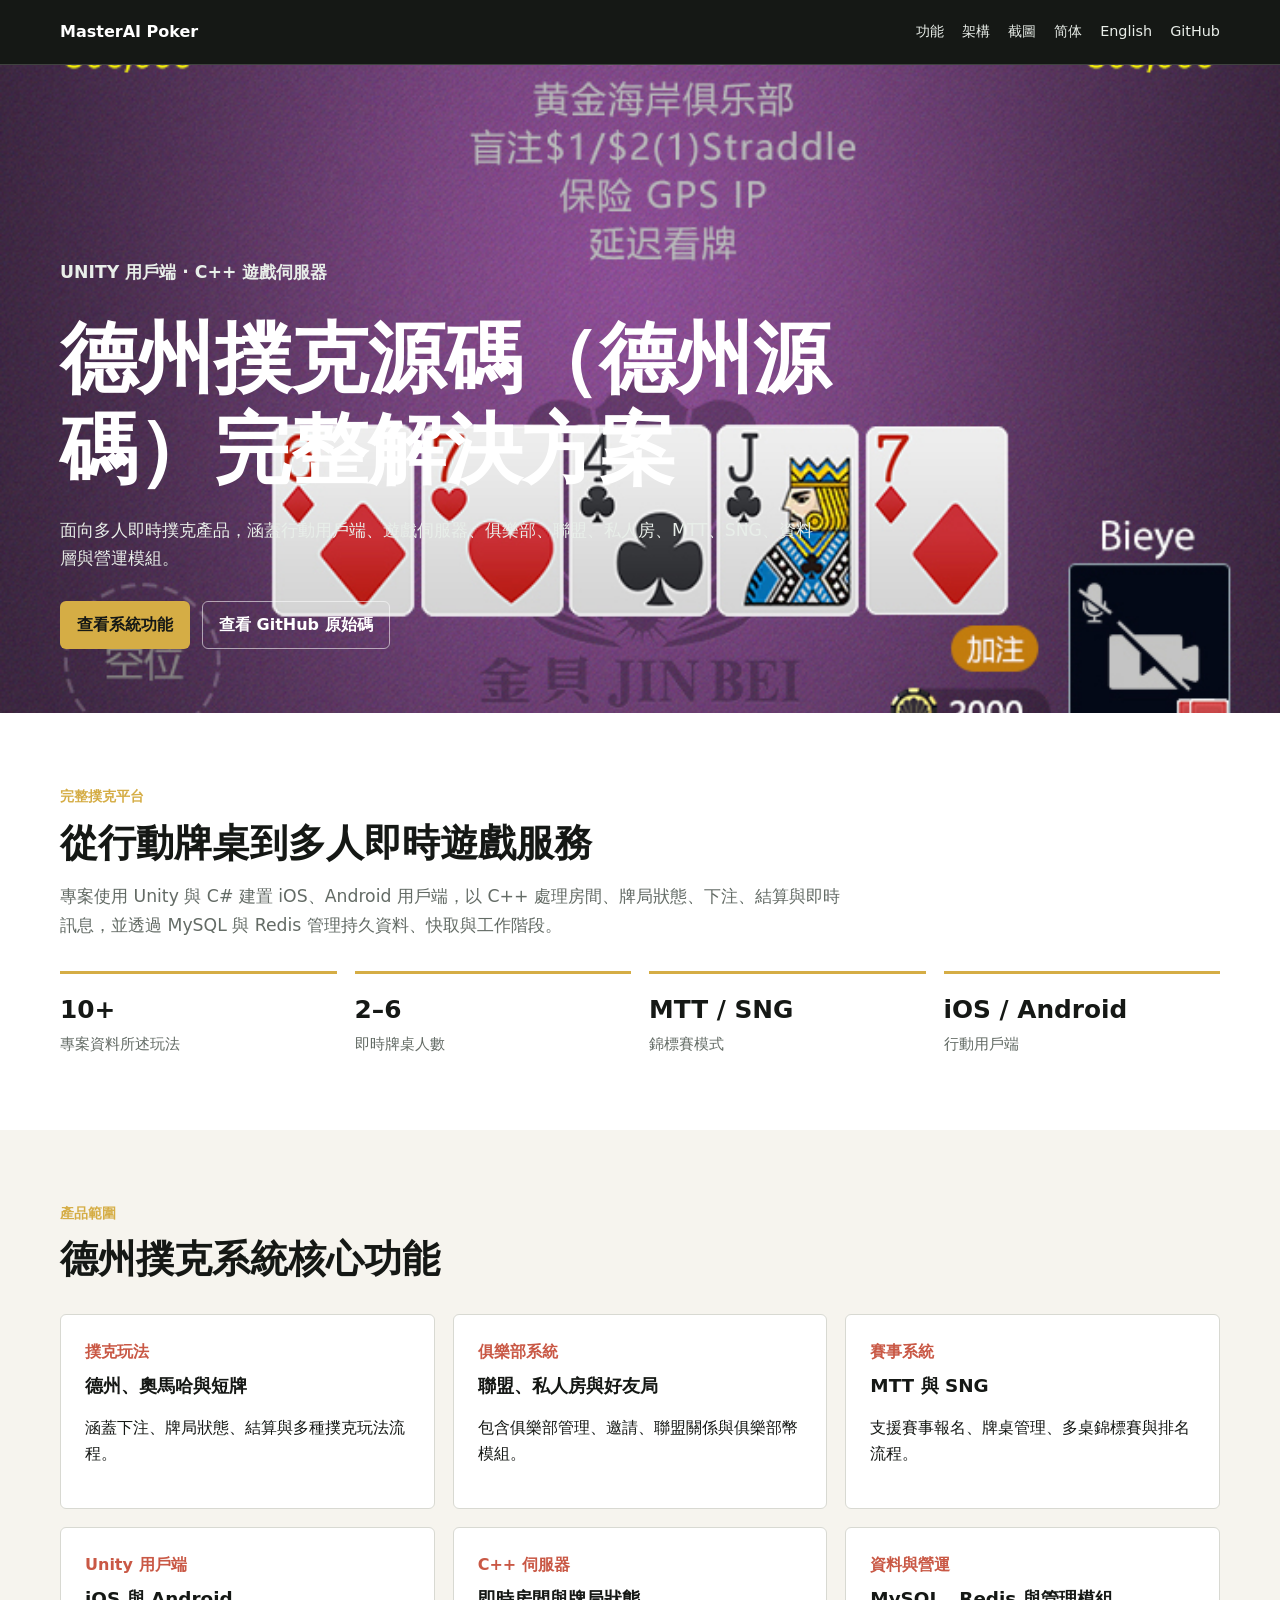
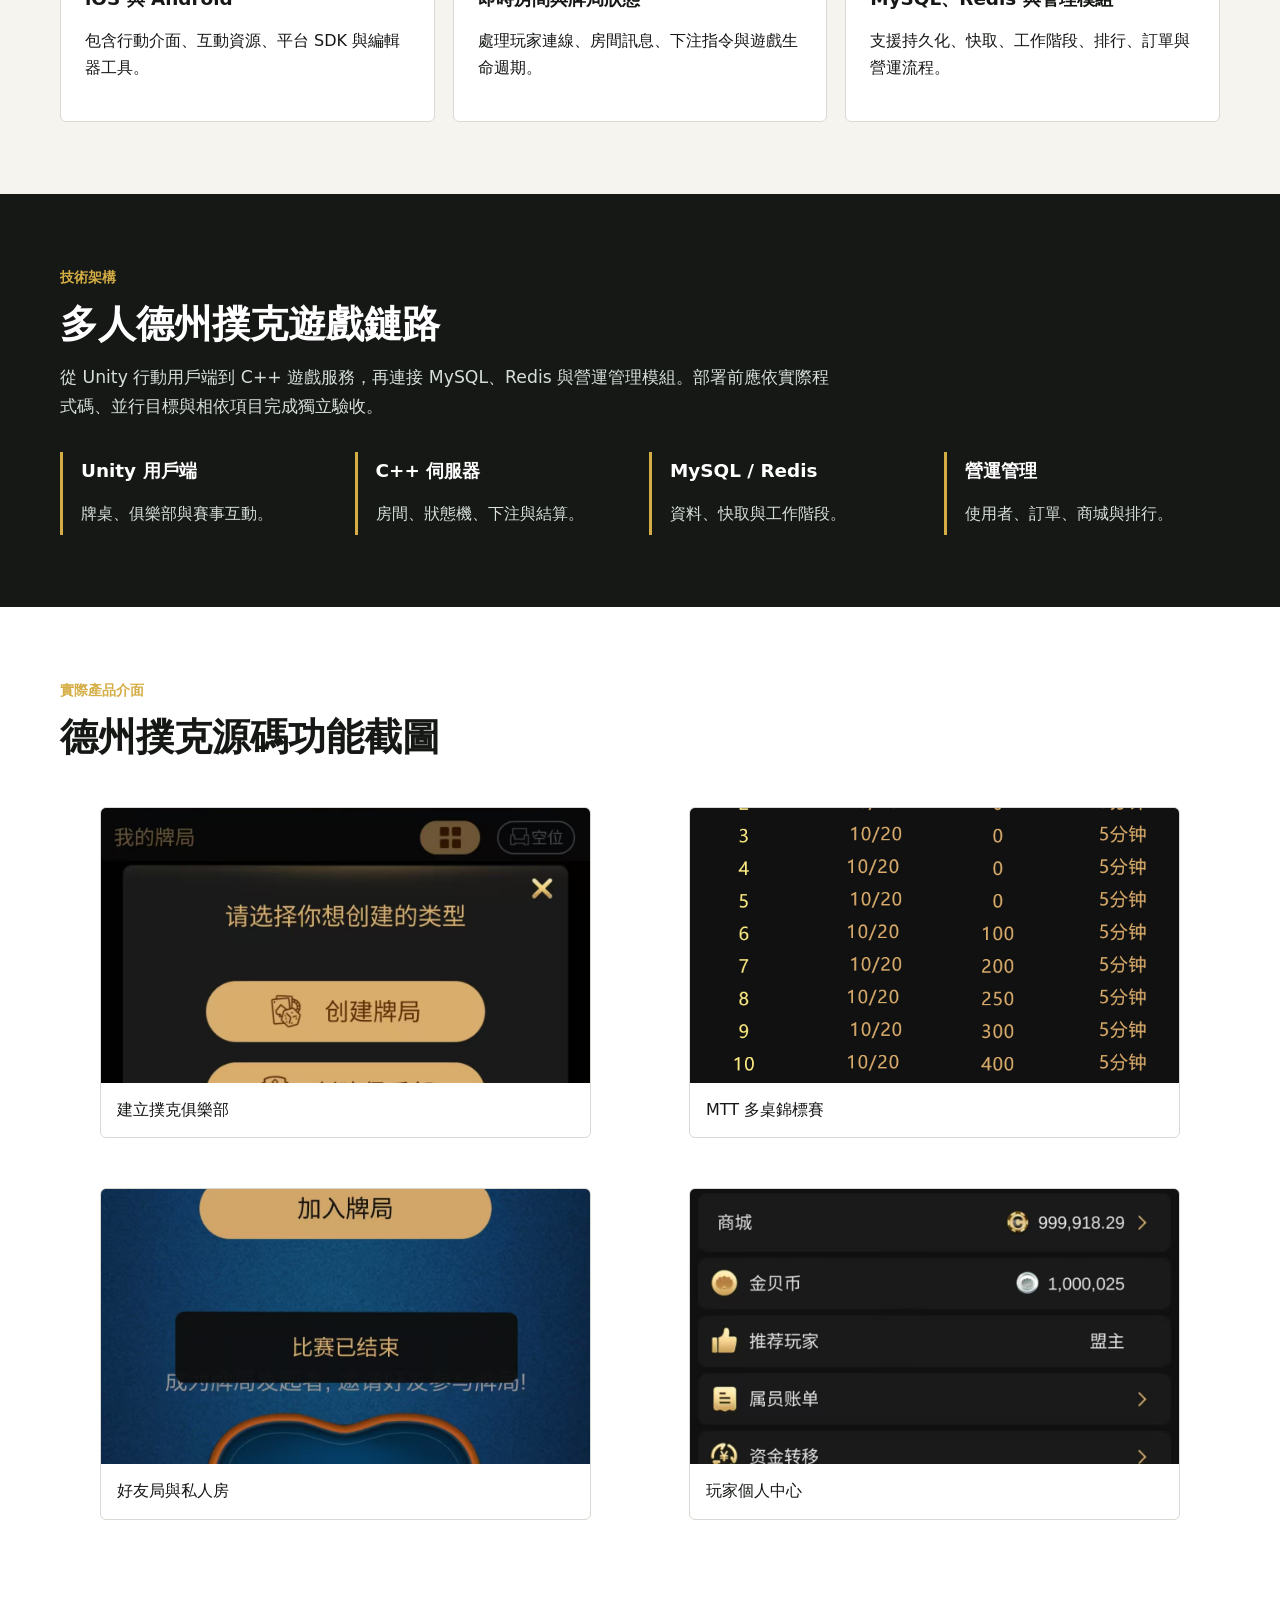
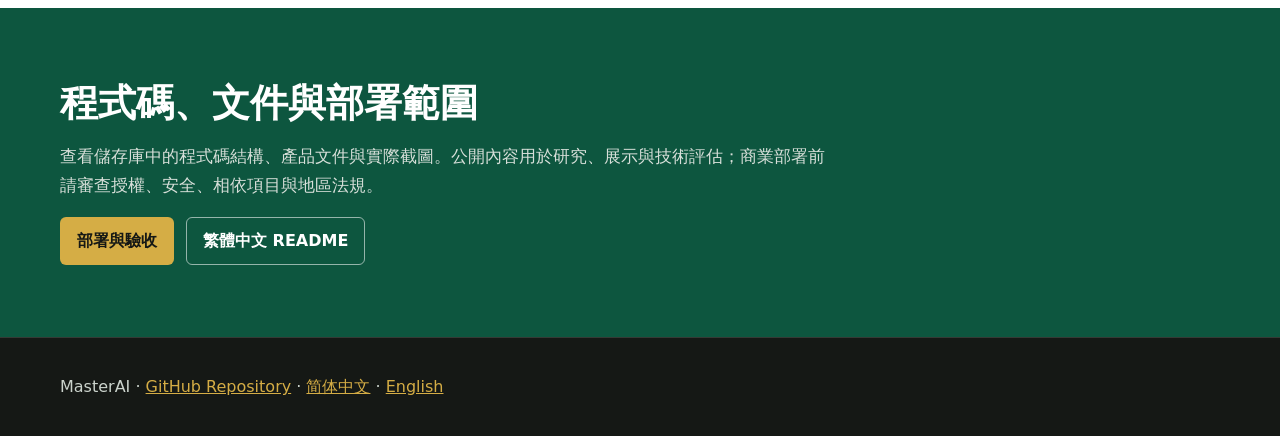
<file: docs/zh-tw/index.html>
<!doctype html><html lang="zh-Hant"><head><meta charset="utf-8"><meta name="viewport" content="width=device-width, initial-scale=1"><title>德州撲克源碼（德州源碼）完整解決方案 | Unity 與 C++</title><meta name="description" content="德州撲克源碼（德州源碼）完整解決方案，包含 Unity 用戶端、C++ 多人遊戲伺服器、撲克俱樂部、私人房、MTT、SNG、MySQL 與 Redis。"><link rel="canonical" href="https://masterai-top.github.io/TexasHoldem-Poker-Complete-Solution/zh-tw/"><link rel="alternate" hreflang="zh-Hans" href="https://masterai-top.github.io/TexasHoldem-Poker-Complete-Solution/zh-cn/"><link rel="alternate" hreflang="zh-Hant" href="https://masterai-top.github.io/TexasHoldem-Poker-Complete-Solution/zh-tw/"><link rel="alternate" hreflang="en" href="https://masterai-top.github.io/TexasHoldem-Poker-Complete-Solution/en/"><link rel="alternate" hreflang="x-default" href="https://masterai-top.github.io/TexasHoldem-Poker-Complete-Solution/zh-cn/"><meta property="og:title" content="德州撲克源碼完整解決方案"><meta property="og:description" content="Unity 用戶端、C++ 遊戲伺服器、撲克俱樂部、私人房及 MTT/SNG 賽事模組。"><meta property="og:type" content="website"><meta property="og:locale" content="zh_TW"><meta property="og:url" content="https://masterai-top.github.io/TexasHoldem-Poker-Complete-Solution/zh-tw/"><meta property="og:image" content="https://raw.githubusercontent.com/masterai-top/TexasHoldem-Poker-Complete-Solution/main/Screenshots/%E6%89%93%E7%89%8C%E6%88%BF%E9%97%B4.jpg"><meta name="twitter:card" content="summary_large_image"><link rel="stylesheet" href="../assets/styles.css"><script type="application/ld+json">{"@context":"https://schema.org","@type":"SoftwareSourceCode","name":"德州撲克源碼完整解決方案","alternateName":["德州源碼","Texas Holdem Poker Source Code"],"description":"包含 Unity 用戶端與 C++ 多人遊戲伺服器的德州撲克源碼專案。","codeRepository":"https://github.com/masterai-top/TexasHoldem-Poker-Complete-Solution","programmingLanguage":["C++","C#","Java","Objective-C"],"runtimePlatform":["Unity","iOS","Android"],"inLanguage":"zh-Hant","author":{"@type":"Organization","name":"MasterAI","url":"https://github.com/masterai-top"}}</script></head><body>
<header class="site-header"><nav class="nav" aria-label="主導覽"><a class="brand" href="../index.html">MasterAI Poker</a><div class="nav-links"><a href="#features">功能</a><a href="#architecture">架構</a><a href="#screens">截圖</a><a href="../zh-cn/index.html">简体</a><a href="../en/index.html">English</a><a href="https://github.com/masterai-top/TexasHoldem-Poker-Complete-Solution">GitHub</a></div></nav></header><main><section class="hero"><img class="hero-media" src="../Screenshots/打牌房间.jpg" alt="德州撲克源碼多人即時牌桌介面"><div class="hero-inner"><p class="eyebrow">Unity 用戶端 · C++ 遊戲伺服器</p><h1>德州撲克源碼（德州源碼）完整解決方案</h1><p>面向多人即時撲克產品，涵蓋行動用戶端、遊戲伺服器、俱樂部、聯盟、私人房、MTT、SNG、資料層與營運模組。</p><div class="actions"><a class="button" href="#features">查看系統功能</a><a class="button secondary" href="https://github.com/masterai-top/TexasHoldem-Poker-Complete-Solution">查看 GitHub 原始碼</a></div></div></section>
<section class="band white"><div class="container"><p class="eyebrow">完整撲克平台</p><h2>從行動牌桌到多人即時遊戲服務</h2><p class="lead">專案使用 Unity 與 C# 建置 iOS、Android 用戶端，以 C++ 處理房間、牌局狀態、下注、結算與即時訊息，並透過 MySQL 與 Redis 管理持久資料、快取與工作階段。</p><div class="metrics"><div class="metric"><strong>10+</strong><span>專案資料所述玩法</span></div><div class="metric"><strong>2–6</strong><span>即時牌桌人數</span></div><div class="metric"><strong>MTT / SNG</strong><span>錦標賽模式</span></div><div class="metric"><strong>iOS / Android</strong><span>行動用戶端</span></div></div></div></section>
<section class="band" id="features"><div class="container"><p class="eyebrow">產品範圍</p><h2>德州撲克系統核心功能</h2><div class="feature-grid"><article class="feature"><strong>撲克玩法</strong><h3>德州、奧馬哈與短牌</h3><p>涵蓋下注、牌局狀態、結算與多種撲克玩法流程。</p></article><article class="feature"><strong>俱樂部系統</strong><h3>聯盟、私人房與好友局</h3><p>包含俱樂部管理、邀請、聯盟關係與俱樂部幣模組。</p></article><article class="feature"><strong>賽事系統</strong><h3>MTT 與 SNG</h3><p>支援賽事報名、牌桌管理、多桌錦標賽與排名流程。</p></article><article class="feature"><strong>Unity 用戶端</strong><h3>iOS 與 Android</h3><p>包含行動介面、互動資源、平台 SDK 與編輯器工具。</p></article><article class="feature"><strong>C++ 伺服器</strong><h3>即時房間與牌局狀態</h3><p>處理玩家連線、房間訊息、下注指令與遊戲生命週期。</p></article><article class="feature"><strong>資料與營運</strong><h3>MySQL、Redis 與管理模組</h3><p>支援持久化、快取、工作階段、排行、訂單與營運流程。</p></article></div></div></section>
<section class="band dark" id="architecture"><div class="container"><p class="eyebrow">技術架構</p><h2>多人德州撲克遊戲鏈路</h2><p class="lead">從 Unity 行動用戶端到 C++ 遊戲服務，再連接 MySQL、Redis 與營運管理模組。部署前應依實際程式碼、並行目標與相依項目完成獨立驗收。</p><div class="architecture-grid"><div class="architecture-step"><h3>Unity 用戶端</h3><p>牌桌、俱樂部與賽事互動。</p></div><div class="architecture-step"><h3>C++ 伺服器</h3><p>房間、狀態機、下注與結算。</p></div><div class="architecture-step"><h3>MySQL / Redis</h3><p>資料、快取與工作階段。</p></div><div class="architecture-step"><h3>營運管理</h3><p>使用者、訂單、商城與排行。</p></div></div></div></section>
<section class="band white" id="screens"><div class="container"><p class="eyebrow">實際產品介面</p><h2>德州撲克源碼功能截圖</h2><div class="gallery"><figure class="shot"><img loading="lazy" src="../Screenshots/创建俱乐部.jpg" alt="德州撲克俱樂部源碼建立俱樂部介面"><figcaption>建立撲克俱樂部</figcaption></figure><figure class="shot"><img loading="lazy" src="../Screenshots/MTT赛事.jpg" alt="德州撲克 MTT 多桌錦標賽系統介面"><figcaption>MTT 多桌錦標賽</figcaption></figure><figure class="shot"><img loading="lazy" src="../Screenshots/好友局.jpg" alt="德州撲克好友局與私人房源碼介面"><figcaption>好友局與私人房</figcaption></figure><figure class="shot"><img loading="lazy" src="../Screenshots/个人中心.jpg" alt="德州撲克玩家個人中心介面"><figcaption>玩家個人中心</figcaption></figure></div></div></section>
<section class="band felt"><div class="container"><h2>程式碼、文件與部署範圍</h2><p class="lead">查看儲存庫中的程式碼結構、產品文件與實際截圖。公開內容用於研究、展示與技術評估；商業部署前請審查授權、安全、相依項目與地區法規。</p><div class="actions"><a class="button" href="../deployment.html">部署與驗收</a><a class="button secondary" href="https://github.com/masterai-top/TexasHoldem-Poker-Complete-Solution/blob/main/README.zh-TW.md">繁體中文 README</a></div></div></section></main><footer class="site-footer"><div class="container">MasterAI · <a href="https://github.com/masterai-top/TexasHoldem-Poker-Complete-Solution">GitHub Repository</a> · <a href="../zh-cn/index.html">简体中文</a> · <a href="../en/index.html">English</a></div></footer></body></html>
</file>
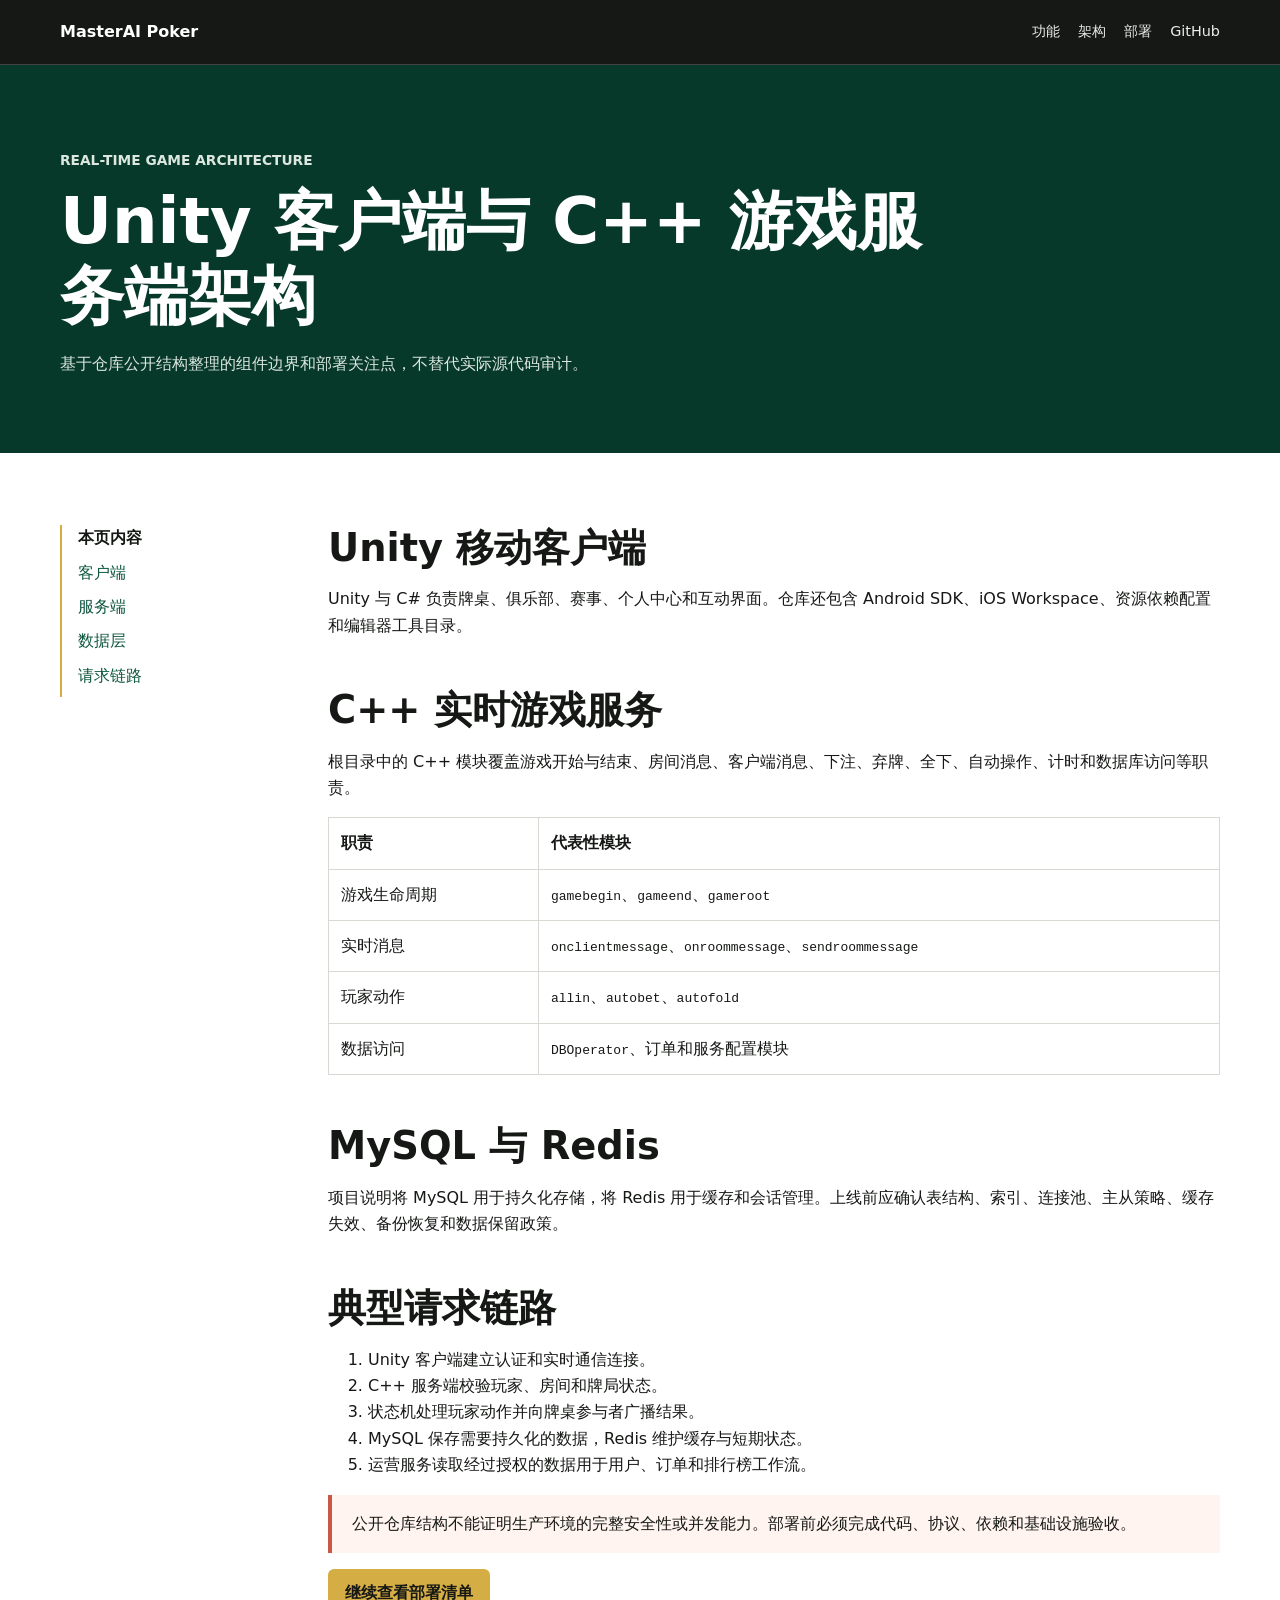
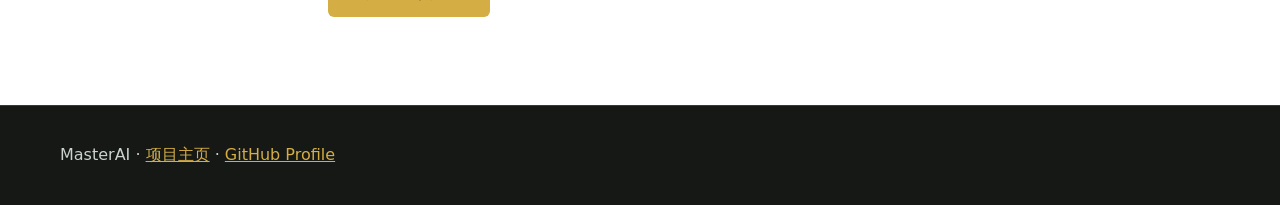
<file: docs/architecture.html>
<!doctype html>
<html lang="zh-CN">
<head>
  <meta charset="utf-8">
  <meta name="viewport" content="width=device-width, initial-scale=1">
  <title>德州扑克系统架构 | Unity、C++、MySQL 与 Redis</title>
  <meta name="description" content="MasterAI 德州扑克完整解决方案技术架构：Unity C# 移动客户端、C++ 实时游戏服务端、MySQL、Redis 和运营模块。">
  <link rel="canonical" href="https://masterai-top.github.io/TexasHoldem-Poker-Complete-Solution/architecture.html">
  <link rel="stylesheet" href="assets/styles.css">
</head>
<body>
  <header class="site-header"><nav class="nav" aria-label="主导航"><a class="brand" href="index.html">MasterAI Poker</a><div class="nav-links"><a href="features.html">功能</a><a href="architecture.html">架构</a><a href="deployment.html">部署</a><a href="https://github.com/masterai-top/TexasHoldem-Poker-Complete-Solution">GitHub</a></div></nav></header>
  <main>
    <section class="page-hero"><div class="container"><p class="eyebrow">Real-Time Game Architecture</p><h1>Unity 客户端与 C++ 游戏服务端架构</h1><p>基于仓库公开结构整理的组件边界和部署关注点，不替代实际源代码审计。</p></div></section>
    <section class="band white"><div class="container content-grid">
      <nav class="toc" aria-label="本页目录"><strong>本页内容</strong><a href="#client">客户端</a><a href="#server">服务端</a><a href="#data">数据层</a><a href="#flow">请求链路</a></nav>
      <div class="prose">
        <section id="client"><h2>Unity 移动客户端</h2><p>Unity 与 C# 负责牌桌、俱乐部、赛事、个人中心和互动界面。仓库还包含 Android SDK、iOS Workspace、资源依赖配置和编辑器工具目录。</p></section>
        <section id="server"><h2>C++ 实时游戏服务</h2><p>根目录中的 C++ 模块覆盖游戏开始与结束、房间消息、客户端消息、下注、弃牌、全下、自动操作、计时和数据库访问等职责。</p><table><thead><tr><th>职责</th><th>代表性模块</th></tr></thead><tbody><tr><td>游戏生命周期</td><td><code>gamebegin</code>、<code>gameend</code>、<code>gameroot</code></td></tr><tr><td>实时消息</td><td><code>onclientmessage</code>、<code>onroommessage</code>、<code>sendroommessage</code></td></tr><tr><td>玩家动作</td><td><code>allin</code>、<code>autobet</code>、<code>autofold</code></td></tr><tr><td>数据访问</td><td><code>DBOperator</code>、订单和服务配置模块</td></tr></tbody></table></section>
        <section id="data"><h2>MySQL 与 Redis</h2><p>项目说明将 MySQL 用于持久化存储，将 Redis 用于缓存和会话管理。上线前应确认表结构、索引、连接池、主从策略、缓存失效、备份恢复和数据保留政策。</p></section>
        <section id="flow"><h2>典型请求链路</h2><ol><li>Unity 客户端建立认证和实时通信连接。</li><li>C++ 服务端校验玩家、房间和牌局状态。</li><li>状态机处理玩家动作并向牌桌参与者广播结果。</li><li>MySQL 保存需要持久化的数据，Redis 维护缓存与短期状态。</li><li>运营服务读取经过授权的数据用于用户、订单和排行榜工作流。</li></ol><div class="notice">公开仓库结构不能证明生产环境的完整安全性或并发能力。部署前必须完成代码、协议、依赖和基础设施验收。</div><p><a class="button" href="deployment.html">继续查看部署清单</a></p></section>
      </div>
    </div></section>
  </main>
  <footer class="site-footer"><div class="container">MasterAI · <a href="index.html">项目主页</a> · <a href="https://github.com/masterai-top">GitHub Profile</a></div></footer>
</body>
</html>
</file>
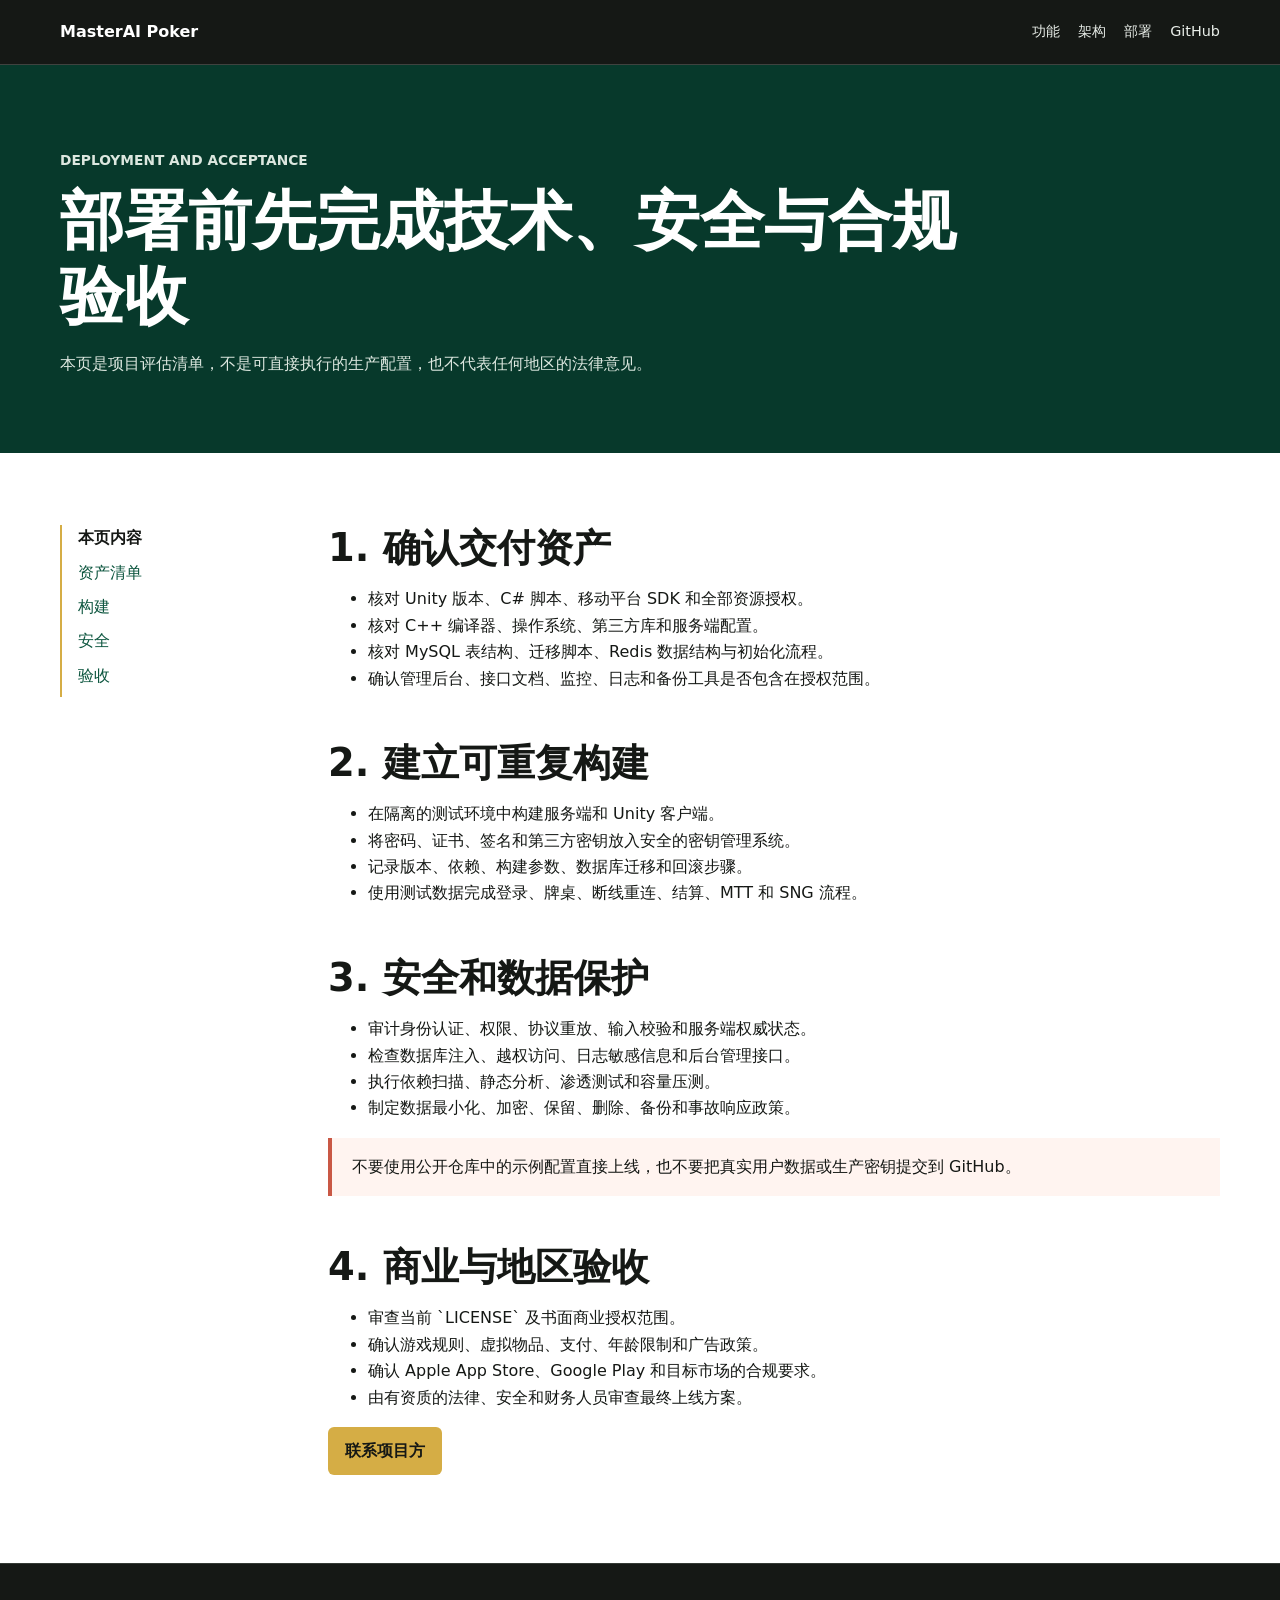
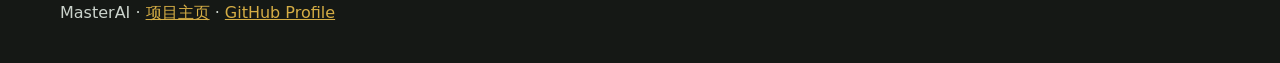
<file: docs/deployment.html>
<!doctype html>
<html lang="zh-CN">
<head>
  <meta charset="utf-8">
  <meta name="viewport" content="width=device-width, initial-scale=1">
  <title>德州扑克源码部署与验收 | Unity 和 C++ 项目清单</title>
  <meta name="description" content="德州扑克 Unity 客户端和 C++ 服务端部署、依赖、安全、数据库、移动平台和上线验收清单。">
  <link rel="canonical" href="https://masterai-top.github.io/TexasHoldem-Poker-Complete-Solution/deployment.html">
  <link rel="stylesheet" href="assets/styles.css">
</head>
<body>
  <header class="site-header"><nav class="nav" aria-label="主导航"><a class="brand" href="index.html">MasterAI Poker</a><div class="nav-links"><a href="features.html">功能</a><a href="architecture.html">架构</a><a href="deployment.html">部署</a><a href="https://github.com/masterai-top/TexasHoldem-Poker-Complete-Solution">GitHub</a></div></nav></header>
  <main>
    <section class="page-hero"><div class="container"><p class="eyebrow">Deployment and Acceptance</p><h1>部署前先完成技术、安全与合规验收</h1><p>本页是项目评估清单，不是可直接执行的生产配置，也不代表任何地区的法律意见。</p></div></section>
    <section class="band white"><div class="container content-grid">
      <nav class="toc" aria-label="本页目录"><strong>本页内容</strong><a href="#inventory">资产清单</a><a href="#build">构建</a><a href="#security">安全</a><a href="#acceptance">验收</a></nav>
      <div class="prose">
        <section id="inventory"><h2>1. 确认交付资产</h2><ul><li>核对 Unity 版本、C# 脚本、移动平台 SDK 和全部资源授权。</li><li>核对 C++ 编译器、操作系统、第三方库和服务端配置。</li><li>核对 MySQL 表结构、迁移脚本、Redis 数据结构与初始化流程。</li><li>确认管理后台、接口文档、监控、日志和备份工具是否包含在授权范围。</li></ul></section>
        <section id="build"><h2>2. 建立可重复构建</h2><ul><li>在隔离的测试环境中构建服务端和 Unity 客户端。</li><li>将密码、证书、签名和第三方密钥放入安全的密钥管理系统。</li><li>记录版本、依赖、构建参数、数据库迁移和回滚步骤。</li><li>使用测试数据完成登录、牌桌、断线重连、结算、MTT 和 SNG 流程。</li></ul></section>
        <section id="security"><h2>3. 安全和数据保护</h2><ul><li>审计身份认证、权限、协议重放、输入校验和服务端权威状态。</li><li>检查数据库注入、越权访问、日志敏感信息和后台管理接口。</li><li>执行依赖扫描、静态分析、渗透测试和容量压测。</li><li>制定数据最小化、加密、保留、删除、备份和事故响应政策。</li></ul><div class="notice">不要使用公开仓库中的示例配置直接上线，也不要把真实用户数据或生产密钥提交到 GitHub。</div></section>
        <section id="acceptance"><h2>4. 商业与地区验收</h2><ul><li>审查当前 `LICENSE` 及书面商业授权范围。</li><li>确认游戏规则、虚拟物品、支付、年龄限制和广告政策。</li><li>确认 Apple App Store、Google Play 和目标市场的合规要求。</li><li>由有资质的法律、安全和财务人员审查最终上线方案。</li></ul><p><a class="button" href="mailto:masterai918@gmail.com">联系项目方</a></p></section>
      </div>
    </div></section>
  </main>
  <footer class="site-footer"><div class="container">MasterAI · <a href="index.html">项目主页</a> · <a href="https://github.com/masterai-top">GitHub Profile</a></div></footer>
</body>
</html>
</file>
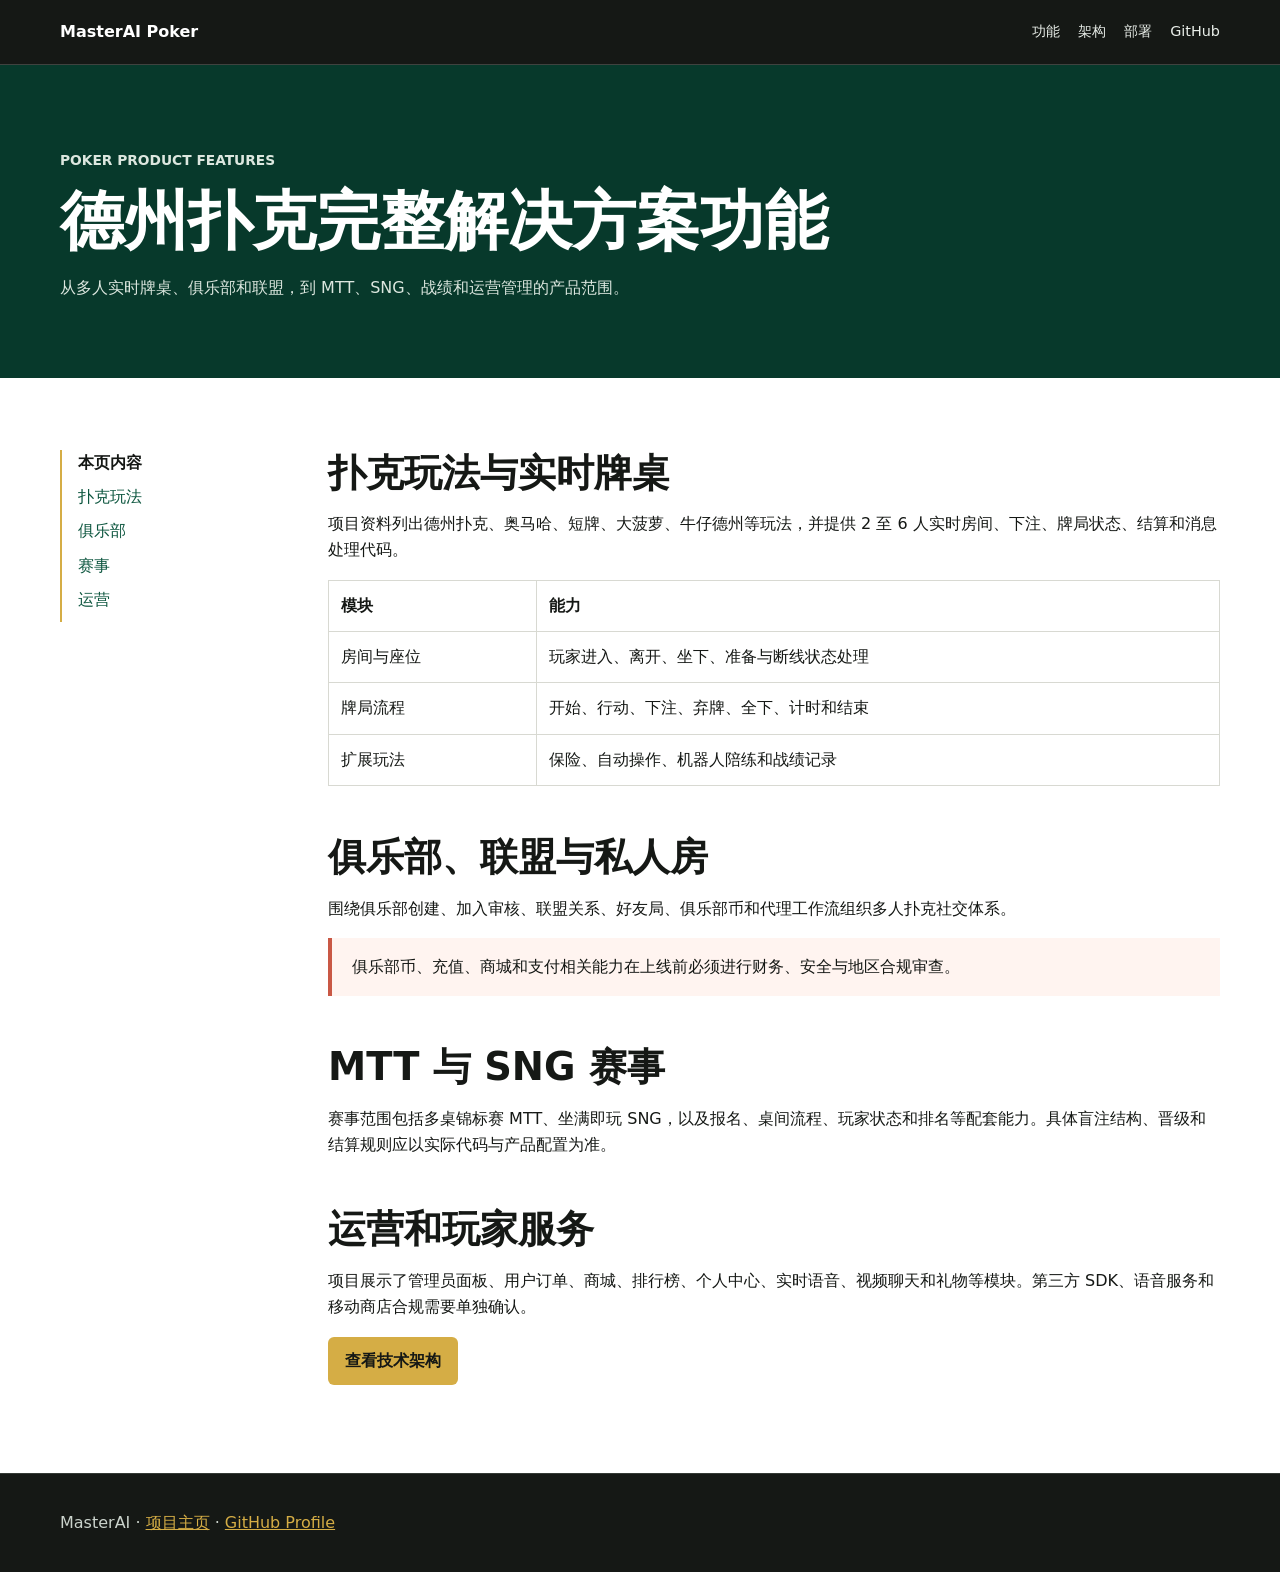
<file: docs/features.html>
<!doctype html>
<html lang="zh-CN">
<head>
  <meta charset="utf-8">
  <meta name="viewport" content="width=device-width, initial-scale=1">
  <title>德州扑克源码功能 | 俱乐部、私人房、MTT 与 SNG</title>
  <meta name="description" content="查看 MasterAI 德州扑克源码的玩法、俱乐部、联盟、私人房、MTT、SNG、实时对战和运营管理功能。">
  <link rel="canonical" href="https://masterai-top.github.io/TexasHoldem-Poker-Complete-Solution/features.html">
  <link rel="stylesheet" href="assets/styles.css">
</head>
<body>
  <header class="site-header"><nav class="nav" aria-label="主导航"><a class="brand" href="index.html">MasterAI Poker</a><div class="nav-links"><a href="features.html">功能</a><a href="architecture.html">架构</a><a href="deployment.html">部署</a><a href="https://github.com/masterai-top/TexasHoldem-Poker-Complete-Solution">GitHub</a></div></nav></header>
  <main>
    <section class="page-hero"><div class="container"><p class="eyebrow">Poker Product Features</p><h1>德州扑克完整解决方案功能</h1><p>从多人实时牌桌、俱乐部和联盟，到 MTT、SNG、战绩和运营管理的产品范围。</p></div></section>
    <section class="band white"><div class="container content-grid">
      <nav class="toc" aria-label="本页目录"><strong>本页内容</strong><a href="#games">扑克玩法</a><a href="#clubs">俱乐部</a><a href="#tournaments">赛事</a><a href="#operations">运营</a></nav>
      <div class="prose">
        <section id="games"><h2>扑克玩法与实时牌桌</h2><p>项目资料列出德州扑克、奥马哈、短牌、大菠萝、牛仔德州等玩法，并提供 2 至 6 人实时房间、下注、牌局状态、结算和消息处理代码。</p><table><thead><tr><th>模块</th><th>能力</th></tr></thead><tbody><tr><td>房间与座位</td><td>玩家进入、离开、坐下、准备与断线状态处理</td></tr><tr><td>牌局流程</td><td>开始、行动、下注、弃牌、全下、计时和结束</td></tr><tr><td>扩展玩法</td><td>保险、自动操作、机器人陪练和战绩记录</td></tr></tbody></table></section>
        <section id="clubs"><h2>俱乐部、联盟与私人房</h2><p>围绕俱乐部创建、加入审核、联盟关系、好友局、俱乐部币和代理工作流组织多人扑克社交体系。</p><div class="notice">俱乐部币、充值、商城和支付相关能力在上线前必须进行财务、安全与地区合规审查。</div></section>
        <section id="tournaments"><h2>MTT 与 SNG 赛事</h2><p>赛事范围包括多桌锦标赛 MTT、坐满即玩 SNG，以及报名、桌间流程、玩家状态和排名等配套能力。具体盲注结构、晋级和结算规则应以实际代码与产品配置为准。</p></section>
        <section id="operations"><h2>运营和玩家服务</h2><p>项目展示了管理员面板、用户订单、商城、排行榜、个人中心、实时语音、视频聊天和礼物等模块。第三方 SDK、语音服务和移动商店合规需要单独确认。</p><p><a class="button" href="architecture.html">查看技术架构</a></p></section>
      </div>
    </div></section>
  </main>
  <footer class="site-footer"><div class="container">MasterAI · <a href="index.html">项目主页</a> · <a href="https://github.com/masterai-top">GitHub Profile</a></div></footer>
</body>
</html>
</file>
<file: docs/assets/styles.css>
:root {
  --ink: #151815;
  --paper: #f6f4ee;
  --white: #ffffff;
  --felt: #0d563f;
  --felt-dark: #07392b;
  --gold: #d5ad45;
  --coral: #c95845;
  --muted: #636b65;
  --line: #d8d9d2;
  --max: 1160px;
}

* {
  box-sizing: border-box;
}

html {
  scroll-behavior: smooth;
}

body {
  margin: 0;
  color: var(--ink);
  background: var(--paper);
  font-family: Inter, ui-sans-serif, system-ui, -apple-system, BlinkMacSystemFont, "Segoe UI", sans-serif;
  line-height: 1.65;
}

a {
  color: var(--felt);
}

img {
  display: block;
  max-width: 100%;
}

.site-header {
  position: sticky;
  z-index: 20;
  top: 0;
  border-bottom: 1px solid rgba(255, 255, 255, 0.18);
  background: var(--ink);
  color: var(--white);
}

.nav {
  display: flex;
  align-items: center;
  justify-content: space-between;
  width: min(calc(100% - 32px), var(--max));
  min-height: 64px;
  margin: 0 auto;
  gap: 24px;
}

.brand {
  color: var(--white);
  font-size: 1rem;
  font-weight: 760;
  text-decoration: none;
}

.nav-links {
  display: flex;
  align-items: center;
  flex-wrap: wrap;
  gap: 18px;
}

.nav-links a {
  color: #e9eee9;
  font-size: 0.9rem;
  text-decoration: none;
}

.nav-links a:hover,
.nav-links a:focus-visible {
  color: var(--gold);
}

.language-switch {
  display: flex;
  gap: 8px;
  flex-wrap: wrap;
}

.language-switch a {
  border: 1px solid #626963;
  border-radius: 4px;
  padding: 7px 10px;
  color: var(--white);
  font-size: 0.82rem;
  text-decoration: none;
}

.language-switch a:hover,
.language-switch .active {
  border-color: var(--white);
  background: var(--white);
  color: var(--ink);
}

.hero {
  position: relative;
  display: grid;
  min-height: clamp(520px, 72vh, 680px);
  align-items: end;
  overflow: hidden;
  color: var(--white);
  background: var(--felt-dark);
}

.hero::before {
  position: absolute;
  inset: 0;
  content: "";
  background: rgba(4, 18, 13, 0.72);
}

.hero-media {
  position: absolute;
  inset: 0;
  width: 100%;
  height: 100%;
  object-fit: cover;
}

.hero-inner {
  position: relative;
  width: min(calc(100% - 32px), var(--max));
  margin: 0 auto;
  padding: 72px 0 64px;
}

.eyebrow {
  margin: 0 0 12px;
  color: var(--gold);
  font-size: 0.86rem;
  font-weight: 780;
  text-transform: uppercase;
}

h1,
h2,
h3 {
  margin-top: 0;
  line-height: 1.18;
  letter-spacing: 0;
}

h1 {
  max-width: 900px;
  margin-bottom: 20px;
  font-size: clamp(2.35rem, 6vw, 4.8rem);
}

h2 {
  margin-bottom: 16px;
  font-size: clamp(1.7rem, 3vw, 2.5rem);
}

h3 {
  font-size: 1.15rem;
}

.hero p {
  max-width: 760px;
  margin: 0 0 28px;
  color: #e8eee9;
  font-size: 1.08rem;
}

.actions {
  display: flex;
  flex-wrap: wrap;
  gap: 12px;
}

.button {
  display: inline-flex;
  min-height: 44px;
  align-items: center;
  justify-content: center;
  border: 1px solid transparent;
  border-radius: 6px;
  padding: 10px 16px;
  background: var(--gold);
  color: var(--ink);
  font-weight: 760;
  text-decoration: none;
}

.button.secondary {
  border-color: rgba(255, 255, 255, 0.56);
  background: transparent;
  color: var(--white);
}

.band {
  padding: 72px 0;
}

.band.white {
  background: var(--white);
}

.band.dark {
  background: var(--ink);
  color: var(--white);
}

.band.felt {
  background: var(--felt);
  color: var(--white);
}

.container {
  width: min(calc(100% - 32px), var(--max));
  margin: 0 auto;
}

.lead {
  max-width: 780px;
  color: var(--muted);
  font-size: 1.08rem;
}

.dark .lead,
.felt .lead {
  color: #d7dfd9;
}

.metrics,
.feature-grid,
.architecture-grid,
.gallery {
  display: grid;
  gap: 18px;
  margin-top: 32px;
}

.metrics {
  grid-template-columns: repeat(4, minmax(0, 1fr));
}

.metric {
  border-top: 3px solid var(--gold);
  padding-top: 16px;
}

.metric strong {
  display: block;
  font-size: 1.55rem;
}

.metric span {
  color: var(--muted);
  font-size: 0.92rem;
}

.feature-grid {
  grid-template-columns: repeat(3, minmax(0, 1fr));
}

.feature {
  min-height: 180px;
  border: 1px solid var(--line);
  border-radius: 6px;
  padding: 24px;
  background: var(--white);
}

.feature strong {
  display: block;
  margin-bottom: 10px;
  color: var(--coral);
}

.architecture-grid {
  grid-template-columns: repeat(4, minmax(0, 1fr));
}

.architecture-step {
  border-left: 3px solid var(--gold);
  padding: 8px 0 8px 18px;
}

.architecture-step p {
  margin-bottom: 0;
  color: #d7dfd9;
}

.gallery {
  grid-template-columns: repeat(2, minmax(0, 1fr));
}

.shot {
  overflow: hidden;
  border: 1px solid var(--line);
  border-radius: 6px;
  background: var(--white);
}

.shot img {
  width: 100%;
  aspect-ratio: 16 / 9;
  object-fit: cover;
}

.shot figcaption {
  display: flex;
  flex-direction: column;
  gap: 3px;
  padding: 14px 16px;
}

.shot figcaption span {
  color: var(--muted);
  font-size: 0.9rem;
}

.language-band {
  background: #ece9df;
}

.language-grid {
  display: grid;
  grid-template-columns: repeat(3, minmax(0, 1fr));
  gap: 16px;
  margin-top: 28px;
}

.language-grid a {
  display: flex;
  flex-direction: column;
  min-height: 130px;
  justify-content: center;
  border: 1px solid #c9c8c0;
  border-top: 4px solid var(--felt);
  border-radius: 5px;
  padding: 22px;
  background: var(--white);
  text-decoration: none;
}

.language-grid strong {
  color: var(--ink);
  font-size: 1.2rem;
}

.language-grid span {
  margin-top: 6px;
  color: var(--muted);
}

.page-hero {
  padding: 84px 0 60px;
  background: var(--felt-dark);
  color: var(--white);
}

.page-hero h1 {
  max-width: 900px;
  margin-bottom: 16px;
  font-size: clamp(2.1rem, 5vw, 4rem);
}

.page-hero p {
  max-width: 780px;
  color: #dce7df;
}

.content-grid {
  display: grid;
  grid-template-columns: 220px minmax(0, 1fr);
  gap: 48px;
}

.toc {
  align-self: start;
  border-left: 2px solid var(--gold);
  padding-left: 16px;
}

.toc a {
  display: block;
  margin: 8px 0;
  text-decoration: none;
}

.prose section + section {
  margin-top: 48px;
}

.prose table {
  width: 100%;
  border-collapse: collapse;
  background: var(--white);
}

.prose th,
.prose td {
  border: 1px solid var(--line);
  padding: 12px;
  text-align: left;
  vertical-align: top;
}

.notice {
  border-left: 4px solid var(--coral);
  padding: 16px 20px;
  background: #fff4f0;
}

code {
  overflow-wrap: anywhere;
}

.site-footer {
  padding: 36px 0;
  border-top: 1px solid #343a35;
  background: var(--ink);
  color: #cbd3cc;
}

.site-footer a {
  color: var(--gold);
}

@media (max-width: 860px) {
  .metrics,
  .architecture-grid {
    grid-template-columns: repeat(2, minmax(0, 1fr));
  }

  .feature-grid,
  .content-grid,
  .language-grid {
    grid-template-columns: 1fr;
  }

  .toc {
    display: none;
  }
}

@media (max-width: 620px) {
  .nav {
    align-items: flex-start;
    flex-direction: column;
    padding: 14px 0;
  }

  .language-switch {
    width: 100%;
  }

  .nav-links {
    gap: 12px;
  }

  .hero-inner {
    padding-bottom: 48px;
  }

  .metrics,
  .gallery,
  .architecture-grid {
    grid-template-columns: 1fr;
  }

  .band {
    padding: 52px 0;
  }
}
</file>
